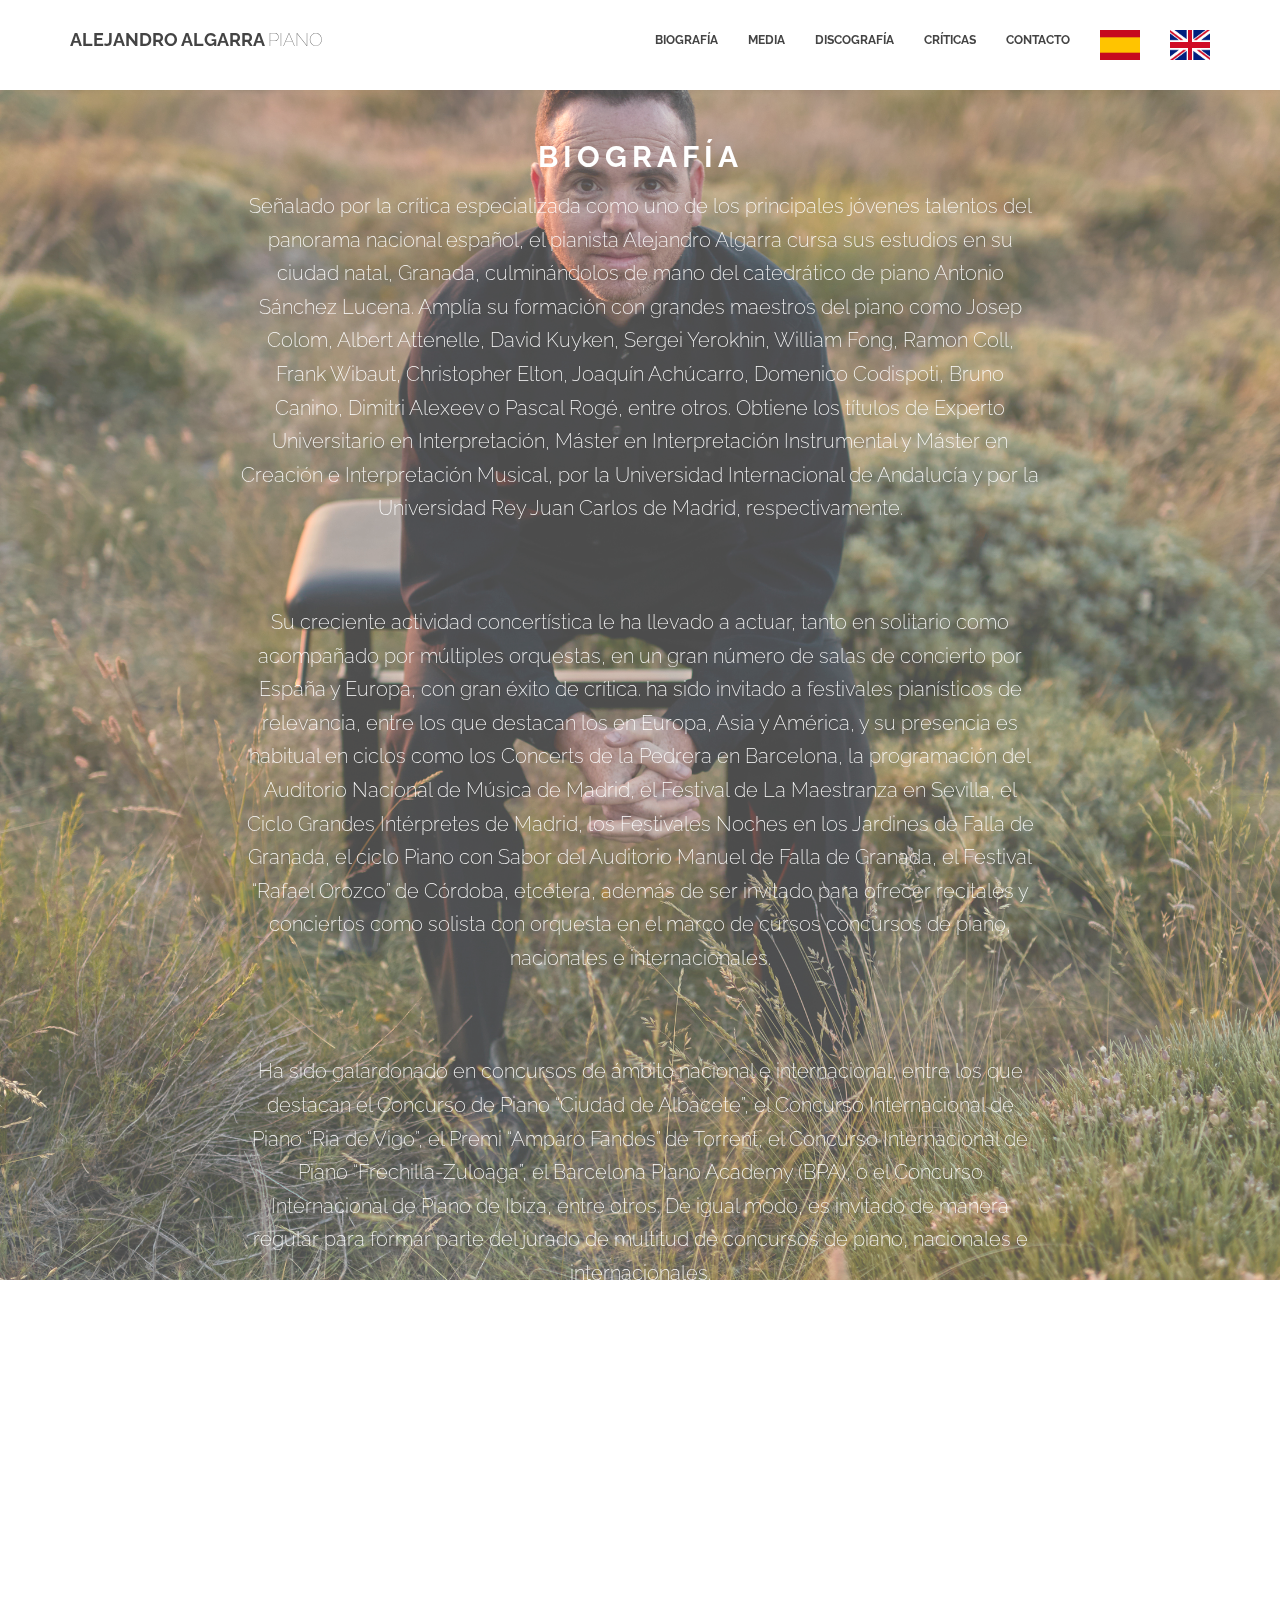
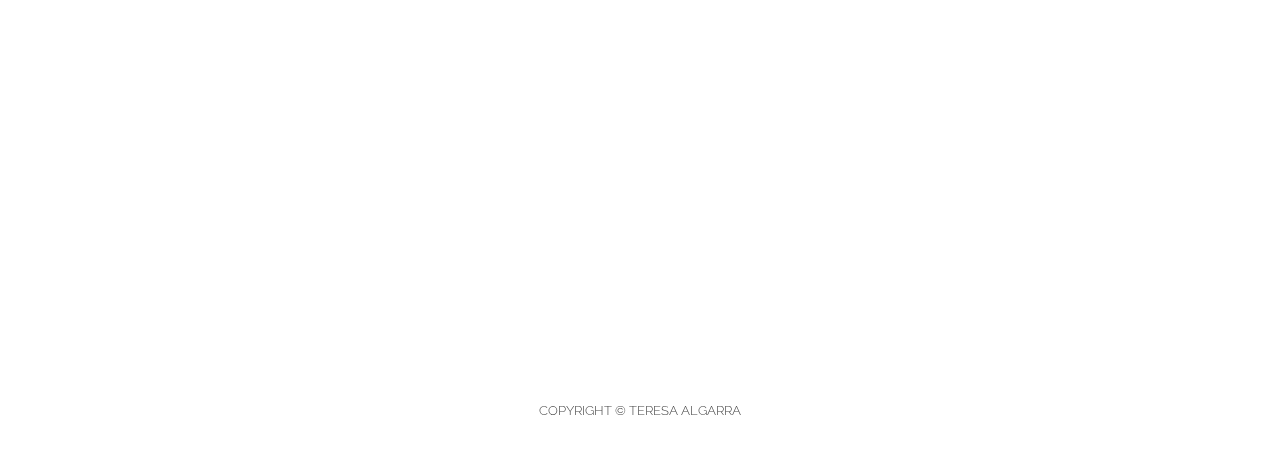
<file: index.html>
﻿<!doctype html>
<html lang="es">
	<head>
		<!-- Meta, title, CSS, favicons, etc. -->
		<meta charset="utf-8">
		<meta name="viewport" content="width=device-width, initial-scale=1.0">
		<meta name="description" content="">
		<meta name="author" content="Teresa Algarra Ulierte">
		<title> Alejandro Algarra </title>
		<!-- Styles -->
		<link rel='stylesheet' href='assets/css/bootstrap.min.css'>
		<link rel='stylesheet' href='assets/css/animate.min.css'>
		<link rel='stylesheet' href="assets/css/font-awesome.min.css"/>
		<link rel='stylesheet' href="assets/css/style.css"/>
		<!-- Fonts -->
		<link href='http://fonts.googleapis.com/css?family=Raleway:200,300,400,500,600,700,800' rel='stylesheet' type='text/css'>
		<script src="https://oss.maxcdn.com/libs/html5shiv/3.7.0/html5shiv.js"></script>
		<script src="https://oss.maxcdn.com/libs/respond.js/1.3.0/respond.min.js"></script>
		<!-- Favicon -->
		<link rel="shortcut icon" href="#">
	</head>


	<body>
		<!-- Hero BG -->
		<div id="parallax">
		</div>
		<!-- Header -->
		<header id="header" class="navbar navbar-inverse navbar-fixed-top" role="banner">
			<div class="container">
				<div class="navbar-header">
					<button class="navbar-toggle" type="button" data-toggle="collapse" data-target=".bs-navbar-collapse">
					<span class="sr-only">Toggle navigation</span>
					<span class="icon-bar"></span>
					<span class="icon-bar"></span>
					<span class="icon-bar"></span>
					</button>
					<a href="index.html" class="navbar-brand"> Alejandro Algarra <span class="lighter">Piano</span></a>
				</div>
				<!-- Start Navigation -->
				<nav class="collapse navbar-collapse bs-navbar-collapse navbar-right" role="navigation">
					<!-- Pages -->
					<ul class="nav navbar-nav navbar-left">
						<li><a href="index.html">Biografía</a></li>
						<li><a href="media.html">Media</a></li>
						<li><a href="disco.html">Discografía</a></li>
						<li><a href="criticas.html">Críticas</a></li>
						<li><a href="contacto.html">Contacto</a></li>
					</ul>
					<!-- Languages -->
					<ul class="nav navbar-nav navbar-right">
						<li><a href="index.html"><img src="assets/img/spanish.png" height="30" width="40"></a></li>
						<li><a href="index_en.html"><img src="assets/img/english.png" height="30" width="40"></a></li>
					</ul>
				</nav>
			</div>
		</header>

		<!-- BIOGRAFÍA -->

		<section id="about" class="parallax section" style="background-image: url(assets/img/10.jpg);opacity:0.7;">
			<div class="wrapsection">
				<!--<div class="parallax-overlay" style="background-image: url(assets/img/10.jpg);opacity:0.5;"></div>-->
				<div class="container">
					<div class="row">
						<div class="col-md-16">
							<div class="maintitle">
								<h3 class="section-title"><font color="white"><strong>Biografía<span class="lighter"> </font></span></strong></h3>
								<font color="white">
									<p class="lead"><small>Señalado por la crítica especializada como uno de los principales 
										jóvenes talentos del panorama nacional español, el pianista Alejandro 
										Algarra cursa sus estudios en su ciudad natal, Granada, culminándolos de mano del 
										catedrático de piano Antonio Sánchez Lucena. Amplía su formación 
										con grandes maestros del piano como Josep Colom, Albert Attenelle, David Kuyken, 
										Sergei Yerokhin, William Fong, Ramon Coll, Frank Wibaut, Christopher Elton, 
										Joaquín Achúcarro, Domenico Codispoti, Bruno Canino, Dimitri Alexeev o Pascal Rogé, 
										entre otros. Obtiene los títulos de Experto Universitario en Interpretación, 
										Máster en Interpretación Instrumental y Máster en Creación e Interpretación 
										Musical, por la Universidad Internacional de Andalucía y por la 
										Universidad Rey Juan Carlos de Madrid, respectivamente.</small></p>

									<p class="lead"><small>Su creciente actividad concertística le ha llevado a actuar, 
										tanto en solitario como acompañado por múltiples orquestas, en un gran 
										número de salas de concierto por España y Europa, con gran éxito de crítica. 
										ha sido invitado a festivales pianísticos de relevancia, entre los que destacan los 
										en Europa, Asia y América, y su presencia es habitual en ciclos como los
										Concerts de la Pedrera en Barcelona, la programación del Auditorio Nacional de 
										Música de Madrid, el Festival de La Maestranza 
										en Sevilla, el Ciclo Grandes Intérpretes de Madrid, los Festivales Noches en los 
										Jardines de Falla de Granada, el ciclo Piano con Sabor del Auditorio 
										Manuel de Falla de Granada, el Festival “Rafael Orozco” de Córdoba, etcétera, 
										además de ser invitado para ofrecer recitales y conciertos 
										como solista con orquesta en el marco de cursos concursos de piano, nacionales e 
										internacionales.</small></p>

									<p class="lead"><small>Ha sido galardonado en concursos de ámbito nacional e 
										internacional, entre los que destacan el Concurso de Piano “Ciudad de Albacete”, 
										el Concurso Internacional de Piano “Ria de Vigo”, el Premi “Amparo Fandos” 
										de Torrent, el Concurso Internacional de Piano “Frechilla-Zuloaga”, 
										el Barcelona Piano Academy (BPA), o el Concurso Internacional de Piano de 
										Ibiza, entre otros. De igual modo, es invitado de manera regular para formar parte 
										del jurado de multitud de concursos de piano, nacionales e internacionales.</small></p>

									<p class="lead"><small>Ha realizado grabaciones para RNE y TVE, así como para sellos 
										discográficos como Enclave de Autores e IBS Classical, con la que su doble CD 
										“Chopin-Rachmaninov, Complete Preludes” fue elegido como disco revelación por 
										la emisora internacional Radio Classic FM.</small></p>

									<p class="lead"><small>Compagina su actividad como concertista 
										con la docencia, impartiendo clases magistrales de perfeccionamiento pianístico 
										por toda nuestra geografía, además de como Catedrático de Piano en el Real 
										Conservatorio Superior de Música “Victoria Eugenia” de Granada y en el Centro 
										Superior “Forum Musikae” de Madrid, donde imparte las titulaciones de Grado 
										y Máster en Interpretación e Investigación.</small></p>
									
								</font>
							</div>
						</div>
					</div>
				</div>
			</div>
		</section>

		<!-- CREDITOS -->
		<section id="credits" class="text-center">
			<!--<span class="social wow zoomIn">
				<a href="#"><i class="fa fa-facebook"></i></a>
				<a href="#"><i class="fa fa-twitter"></i></a>
				<a href="#"><i class="fa fa-skype"></i></a>
				<a href="#"><i class="fa fa-linkedin"></i></a>
				<a href="#"><i class="fa fa-pinterest"></i></a>
				<a href="#"><i class="fa fa-google-plus"></i></a>
			</span><br/> -->
			Copyright &copy; <a href="https://github.com/teresalgarra">Teresa Algarra</a>
		</section>

		<!-- Bootstrap core JavaScript -->
		<script src="assets/js/jquery.min.js"></script>
		<script src="assets/js/bootstrap.min.js"></script>
		<script src="assets/js/waypoints.min.js"></script>
		<script src="assets/js/jquery.scrollTo.min.js"></script>
		<script src="assets/js/jquery.localScroll.min.js"></script>
		<script src="assets/js/jquery.magnific-popup.min.js"></script>
		<script src="assets/js/validate.js"></script>
		<script src="assets/js/common.js"></script>
	</body>
</html>
</file>
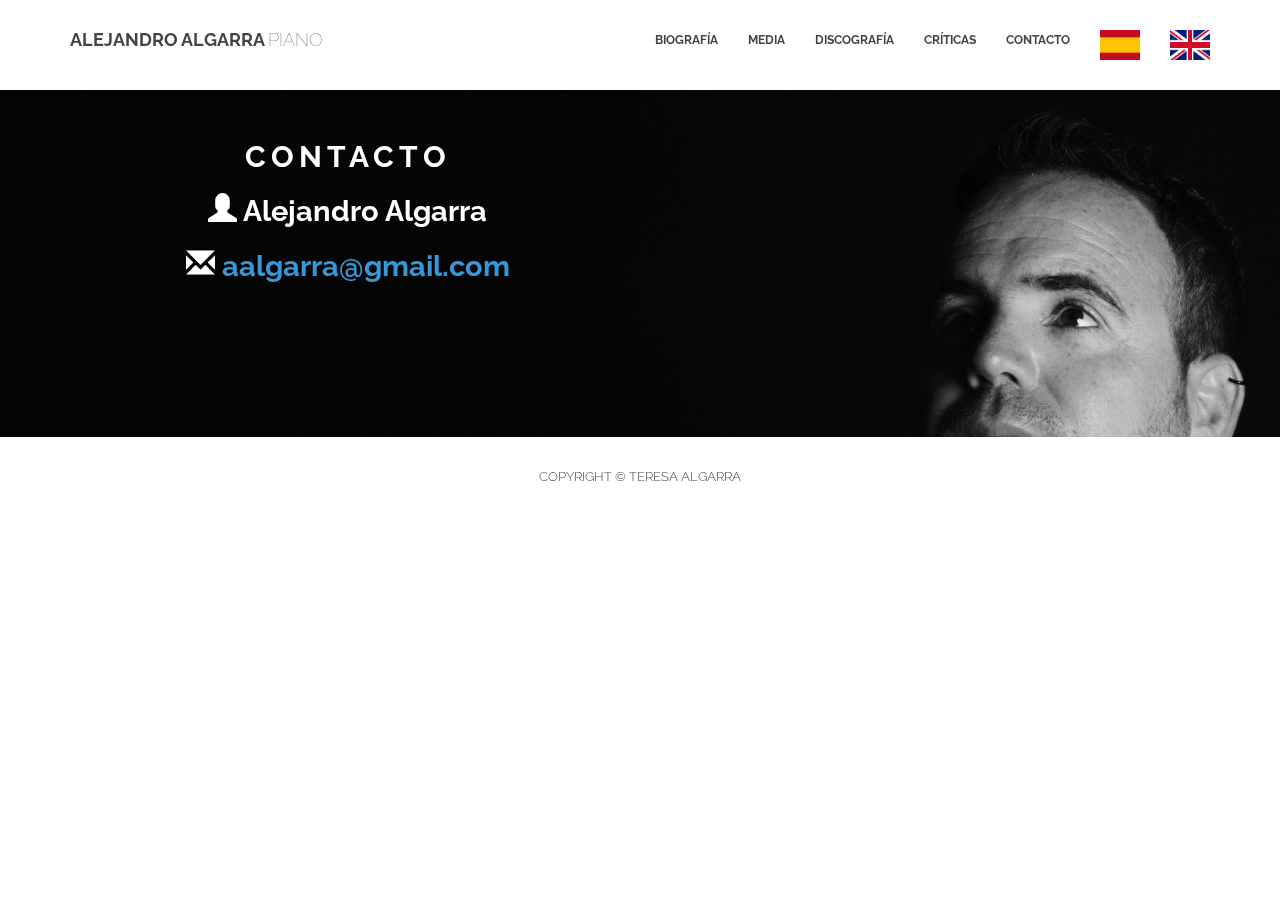
<file: contacto.html>
<!doctype html>
<html lang="es">
	<head>
		<!-- Meta, title, CSS, favicons, etc. -->
		<meta charset="utf-8">
		<meta name="viewport" content="width=device-width, initial-scale=1.0">
		<meta name="description" content="">
		<meta name="author" content="Teresa Algarra Ulierte">
		<title> Alejandro Algarra </title>
		<!-- Styles -->
		<link rel='stylesheet' href='assets/css/bootstrap.min.css'>
		<link rel='stylesheet' href='assets/css/animate.min.css'>
		<link rel='stylesheet' href="assets/css/font-awesome.min.css"/>
		<link rel='stylesheet' href="assets/css/style.css"/>
		<!-- Fonts -->
		<link href='http://fonts.googleapis.com/css?family=Raleway:200,300,400,500,600,700,800' rel='stylesheet' type='text/css'>
		<script src="https://oss.maxcdn.com/libs/html5shiv/3.7.0/html5shiv.js"></script>
		<script src="https://oss.maxcdn.com/libs/respond.js/1.3.0/respond.min.js"></script>
		<!-- Favicon -->
		<link rel="shortcut icon" href="#">
	</head>


	<body>
		<!-- Hero BG -->
		<div id="parallax">
		</div>
		<!-- Header -->
		<header id="header" class="navbar navbar-inverse navbar-fixed-top" role="banner">
			<div class="container">
				<div class="navbar-header">
					<button class="navbar-toggle" type="button" data-toggle="collapse" data-target=".bs-navbar-collapse">
					<span class="sr-only">Toggle navigation</span>
					<span class="icon-bar"></span>
					<span class="icon-bar"></span>
					<span class="icon-bar"></span>
					</button>
					<a href="index.html" class="navbar-brand"> Alejandro Algarra <span class="lighter">Piano</span></a>
				</div>
				<!-- Start Navigation -->
				<nav class="collapse navbar-collapse bs-navbar-collapse navbar-right" role="navigation">
					<!-- Pages -->
					<ul class="nav navbar-nav navbar-left">
						<li><a href="index.html">Biografía</a></li>
						<li><a href="media.html">Media</a></li>
						<li><a href="disco.html">Discografía</a></li>
						<li><a href="criticas.html">Críticas</a></li>
						<li><a href="contacto.html">Contacto</a></li>
					</ul>
					<!-- Languages -->
					<ul class="nav navbar-nav navbar-right">
						<li><a href="contact.html"><img src="assets/img/spanish.png" height="30" width="40"></a></li>
						<li><a href="contact_en.html"><img src="assets/img/english.png" height="30" width="40"></a></li>
					</ul>
				</nav>
			</div>
		</header>

		<!-- CONTACTO -->

		<section id="contactarea" class="parallax section" style="background-image: url(assets/img/2_cut.jpg);">
			<div class="wrapsection">
				<div class="parallax-overlay" ></div>
				<div class="container">
					<div class="row">
						<div class="col-md-6">
							<div class="maintitle_contact">
								<h2 class="section-title">Contacto</h2>
								<div>
									<h3><p><big>
									<p><span class="glyphicon glyphicon-user"></span> Alejandro Algarra </p>
									<p><span class="glyphicon glyphicon-envelope"></span><a href="mailto:aalgarra@gmail.com"> aalgarra@gmail.com </a></p>
									</big></p></h3>
								</div>
							</div>
						</div>
					</div>
				</div>
			</div>
		</section>

		<!-- CREDITOS -->
		<section id="credits" class="text-center">
			<!--<span class="social wow zoomIn">
				<a href="#"><i class="fa fa-facebook"></i></a>
				<a href="#"><i class="fa fa-twitter"></i></a>
				<a href="#"><i class="fa fa-skype"></i></a>
				<a href="#"><i class="fa fa-linkedin"></i></a>
				<a href="#"><i class="fa fa-pinterest"></i></a>
				<a href="#"><i class="fa fa-google-plus"></i></a>
			</span><br/> -->
			Copyright &copy; <a href="https://github.com/teresalgarra">Teresa Algarra</a>
		</section>

		<!-- Bootstrap core JavaScript -->
		<script src="assets/js/jquery.min.js"></script>
		<script src="assets/js/bootstrap.min.js"></script>
		<script src="assets/js/waypoints.min.js"></script>
		<script src="assets/js/jquery.scrollTo.min.js"></script>
		<script src="assets/js/jquery.localScroll.min.js"></script>
		<script src="assets/js/jquery.magnific-popup.min.js"></script>
		<script src="assets/js/validate.js"></script>
		<script src="assets/js/common.js"></script>
	</body>
</html>
</file>
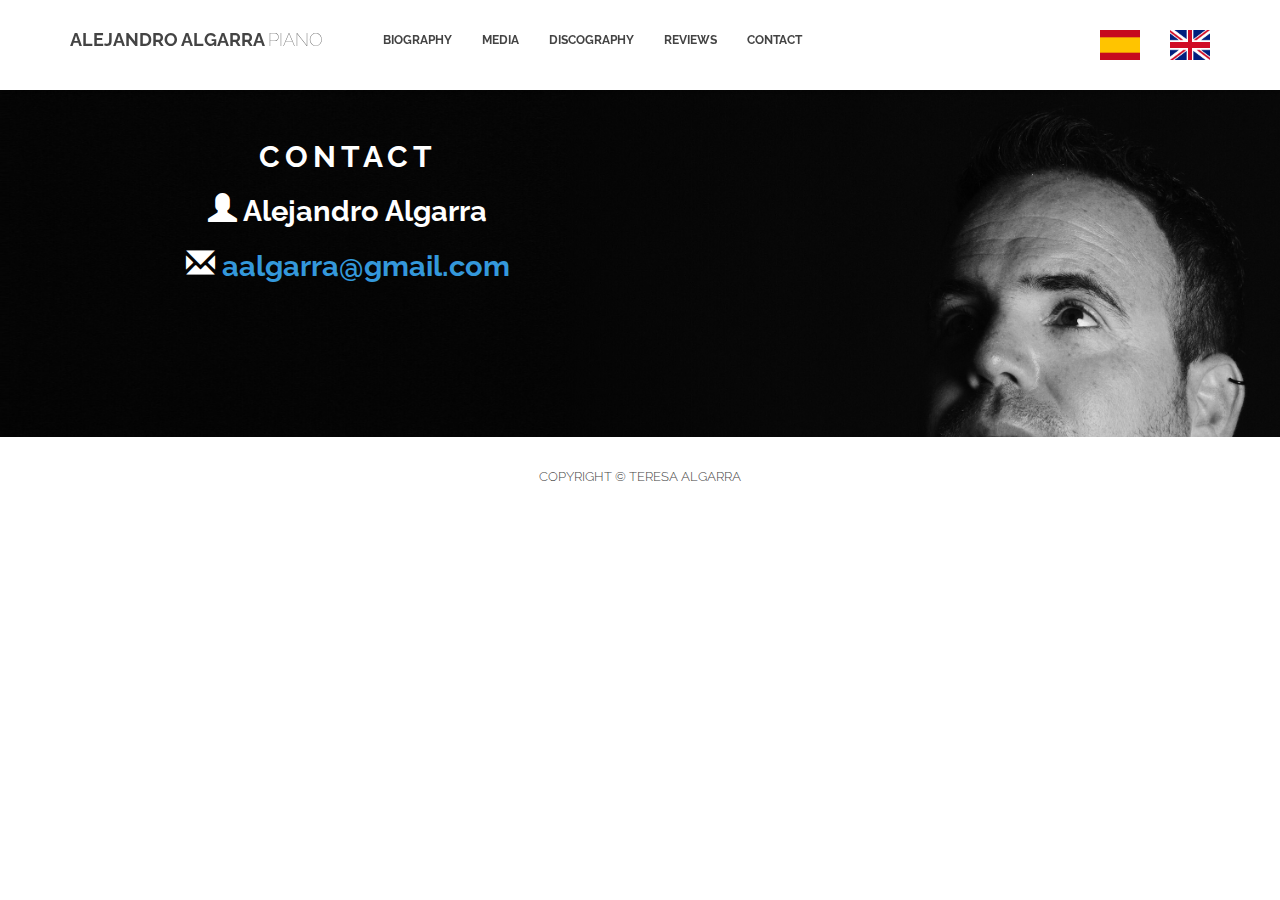
<file: contacto_en.html>
<!doctype html>
<html lang="es">
	<head>
		<meta charset="utf-8">
		<meta name="viewport" content="width=device-width, initial-scale=1.0">
		<meta name="description" content="">
		<meta name="author" content="Teresa Algarra Ulierte">
		<title> Alejandro Algarra </title>

		<link rel='stylesheet' href='assets/css/bootstrap.min.css'>
		<link rel='stylesheet' href='assets/css/animate.min.css'>
		<link rel='stylesheet' href="assets/css/font-awesome.min.css"/>
		<link rel='stylesheet' href="assets/css/style.css"/>
		<link href='http://fonts.googleapis.com/css?family=Raleway:200,300,400,500,600,700,800' rel='stylesheet' type='text/css'>
		<link rel="shortcut icon" href="#">
	</head>

	<body>
		<header id="header" class="navbar navbar-inverse navbar-fixed-top" role="banner">
			<div class="container">
				<nav class="collapse navbar-collapse bs-navbar-collapse" role="navigation">
					<div class="navbar-header">
						<button class="navbar-toggle" type="button" data-toggle="collapse" data-target=".bs-navbar-collapse">
						<span class="sr-only">Toggle navigation</span>
						<span class="icon-bar"></span>
						<span class="icon-bar"></span>
						<span class="icon-bar"></span>
						</button>
						<a href="index_en.html" class="navbar-brand"> Alejandro Algarra <span class="lighter">Piano</span></a>
					</div>
					<ul class="nav navbar-nav navbar-left">
						<li><a href="index_en.html">Biography</a></li>
						<li><a href="media_en.html">Media</a></li>
						<li><a href="disco_en.html">Discography</a></li>
						<li><a href="criticas_en.html">Reviews</a></li>
						<li><a href="contacto_en.html">Contact</a></li>
					</ul>

					<ul class="nav navbar-nav navbar-right">
						<li><a href="contacto.html"><img src="assets/img/spanish.png" height="30" width="40"></a></li>
						<li><a href="contacto_en.html"><img src="assets/img/english.png" height="30" width="40"></a></li>
					</ul>
				</nav>
			</div>
		</header>

		<!-- CONTACT -->

		<section id="contactarea" class="parallax section" style="background-image: url(assets/img/2_cut.jpg);">
			<div class="wrapsection">
				<div class="parallax-overlay" ></div>
				<div class="container">
					<div class="row">
						<div class="col-md-6">
							<div class="maintitle_contact">
								<h2 class="section-title">Contact</h2>
								<div>
									<h3><p><big>
									<p><span class="glyphicon glyphicon-user"></span> Alejandro Algarra </p>
									<p><span class="glyphicon glyphicon-envelope"></span><a href="mailto:aalgarra@gmail.com"> aalgarra@gmail.com </a></p>
									</big></p></h3>
								</div>
							</div>
						</div>
					</div>
				</div>
			</div>
		</section>

		<!-- CREDITS -->
		<section id="credits" class="text-center">
			<!--<span class="social wow zoomIn">
				<a href="#"><i class="fa fa-facebook"></i></a>
				<a href="#"><i class="fa fa-twitter"></i></a>
				<a href="#"><i class="fa fa-skype"></i></a>
				<a href="#"><i class="fa fa-linkedin"></i></a>
				<a href="#"><i class="fa fa-pinterest"></i></a>
				<a href="#"><i class="fa fa-google-plus"></i></a>
			</span><br/> -->
			Copyright &copy; <a href="https://github.com/teresalgarra">Teresa Algarra</a>
		</section>

		<!-- Bootstrap core JavaScript -->
		<script src="assets/js/jquery.min.js"></script>
		<script src="assets/js/bootstrap.min.js"></script>
		<script src="assets/js/waypoints.min.js"></script>
		<script src="assets/js/jquery.scrollTo.min.js"></script>
		<script src="assets/js/jquery.localScroll.min.js"></script>
		<script src="assets/js/jquery.magnific-popup.min.js"></script>
		<script src="assets/js/validate.js"></script>
		<script src="assets/js/common.js"></script>
	</body>
</html>
</file>
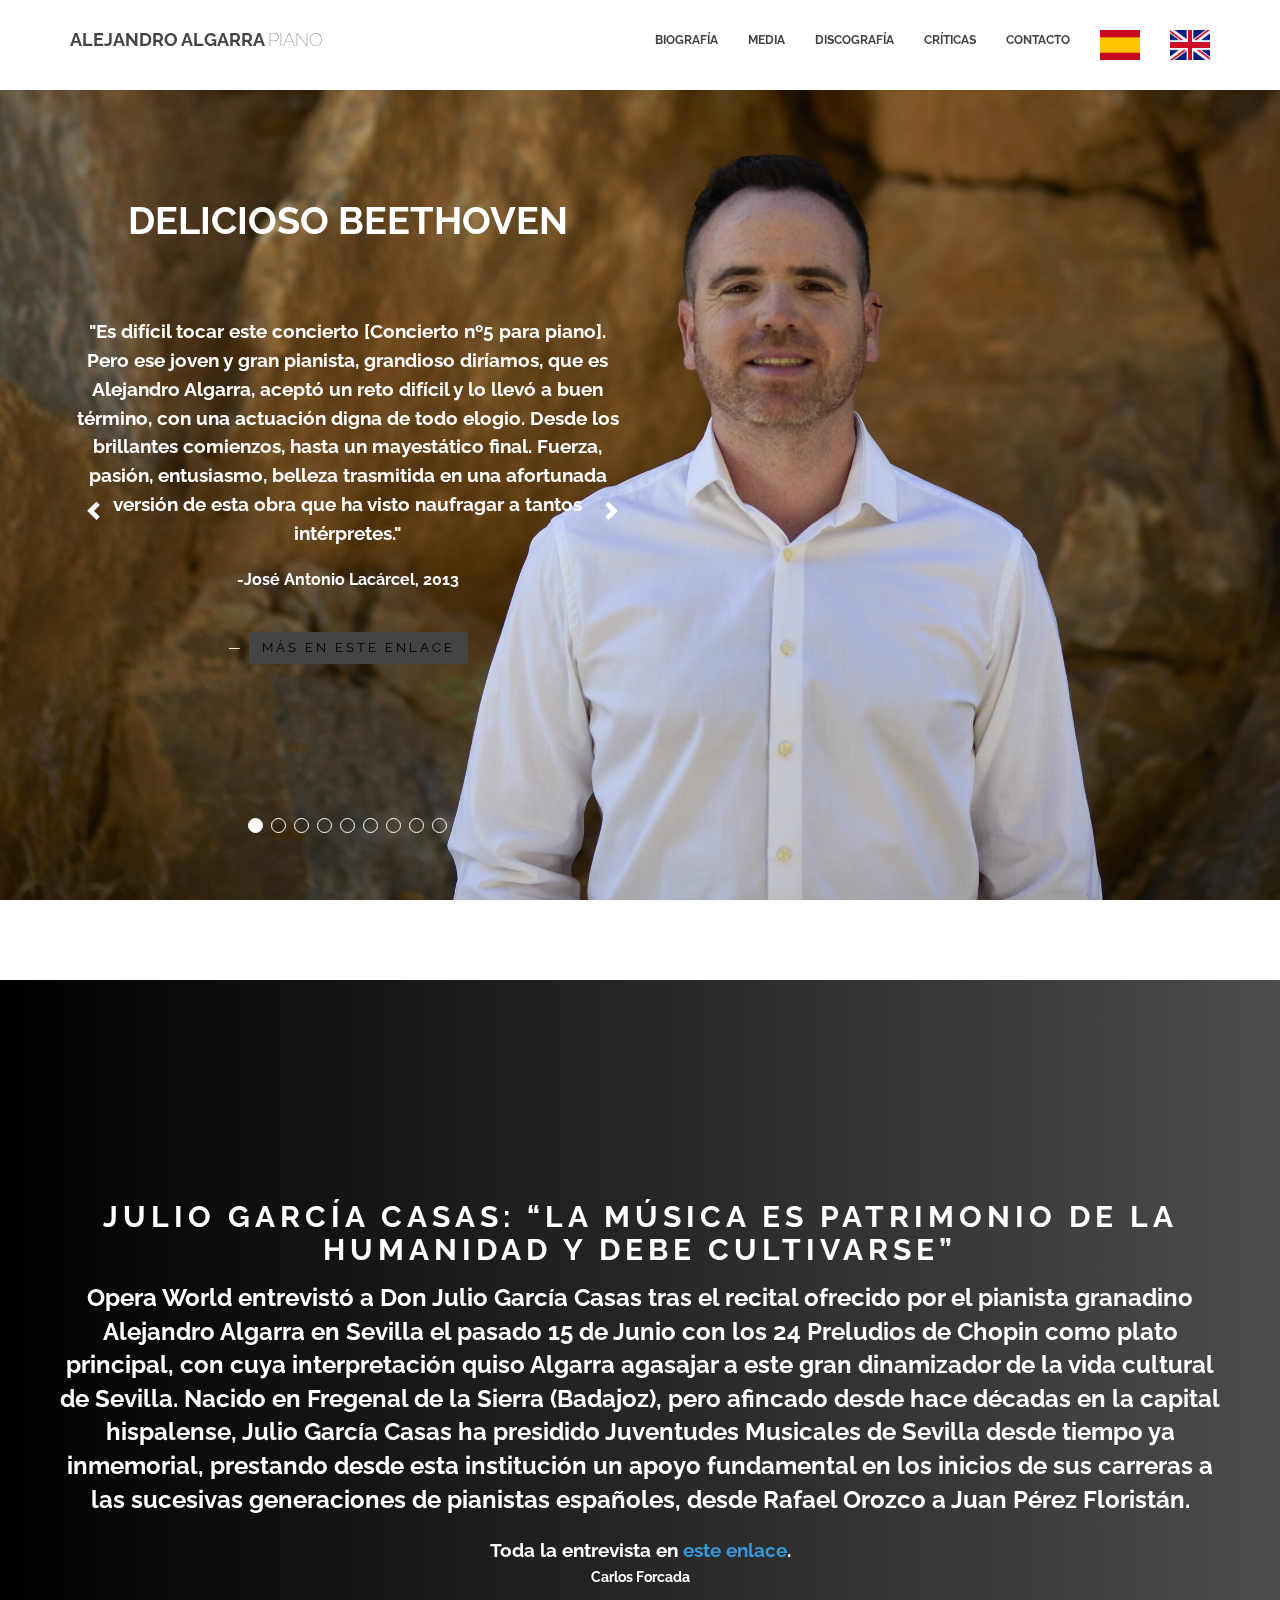
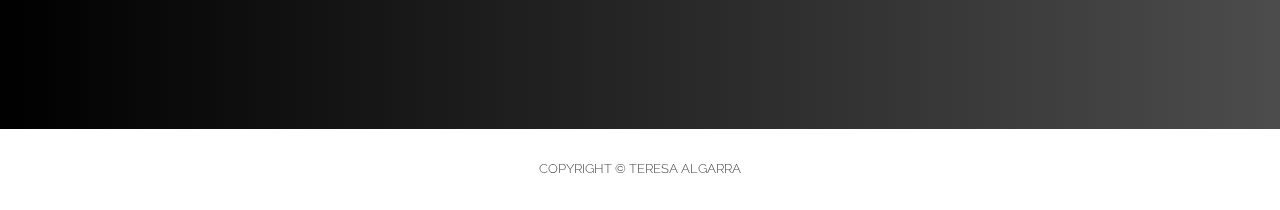
<file: criticas.html>
<!doctype html>
<html lang="es">
	<head>
		<!-- Meta, title, CSS, favicons, etc. -->
		<meta charset="utf-8">
		<meta name="viewport" content="width=device-width, initial-scale=1.0">
		<meta name="description" content="">
		<meta name="author" content="Teresa Algarra Ulierte">
		<title> Alejandro Algarra </title>
		<!-- Styles -->
		<link rel='stylesheet' href='assets/css/bootstrap.min.css'>
		<link rel='stylesheet' href='assets/css/animate.min.css'>
		<link rel='stylesheet' href="assets/css/font-awesome.min.css"/>
		<link rel='stylesheet' href="assets/css/style.css"/>
		<!-- Fonts -->
		<link href='http://fonts.googleapis.com/css?family=Raleway:200,300,400,500,600,700,800' rel='stylesheet' type='text/css'>
		<script src="https://oss.maxcdn.com/libs/html5shiv/3.7.0/html5shiv.js"></script>
		<script src="https://oss.maxcdn.com/libs/respond.js/1.3.0/respond.min.js"></script>
		<!-- Favicon -->
		<link rel="shortcut icon" href="#">
	</head>


	<body>
		<!-- Hero BG -->
		<div id="parallax">
		</div>
		<!-- Header -->
		<header id="header" class="navbar navbar-inverse navbar-fixed-top" role="banner">
			<div class="container">
				<div class="navbar-header">
					<button class="navbar-toggle" type="button" data-toggle="collapse" data-target=".bs-navbar-collapse">
					<span class="sr-only">Toggle navigation</span>
					<span class="icon-bar"></span>
					<span class="icon-bar"></span>
					<span class="icon-bar"></span>
					</button>
					<a href="index.html" class="navbar-brand"> Alejandro Algarra <span class="lighter">Piano</span></a>
				</div>
				<!-- Start Navigation -->
				<nav class="collapse navbar-collapse bs-navbar-collapse navbar-right" role="navigation">
					<!-- Pages -->
					<ul class="nav navbar-nav navbar-left">
						<li><a href="index.html">Biografía</a></li>
						<li><a href="media.html">Media</a></li>
						<li><a href="disco.html">Discografía</a></li>
						<li><a href="criticas.html">Críticas</a></li>
						<li><a href="contacto.html">Contacto</a></li>
					</ul>
					<!-- Languages -->
					<ul class="nav navbar-nav navbar-right">
						<li><a href="criticas.html"><img src="assets/img/spanish.png" height="30" width="40"></a></li>
						<li><a href="criticas_en.html"><img src="assets/img/english.png" height="30" width="40"></a></li>
					</ul>
				</nav>
			</div>
		</header>

		<!-- CRÍTICAS -->

		<section id="criticas" class="parallax section" style="background-image: url(assets/img/6_cut.jpg)">
			<div class="wrapsection">
			  <div class="parallax-overlay" ></div>
				<div class="container">
					<div class="row">
						<div class="col-md-6">
							<div id="Criticas" class="carousel slide" data-ride="carousel">
								<ol class="carousel-indicators">
									<li data-target="#Criticas" data-slide-to="0" class="active"></li>
									<li data-target="#Criticas" data-slide-to="1"></li>
									<li data-target="#Criticas" data-slide-to="2"></li>
									<li data-target="#Criticas" data-slide-to="3"></li>
									<li data-target="#Criticas" data-slide-to="4"></li>
									<li data-target="#Criticas" data-slide-to="5"></li>
									<li data-target="#Criticas" data-slide-to="6"></li>
									<li data-target="#Criticas" data-slide-to="7"></li>
									<li data-target="#Criticas" data-slide-to="8"></li>
								</ol>

								<div class="carousel-inner" style=" width:100%; height: 700px !important;">
									<div class="item active">
										<blockquote>
											<p class="lead"><strong><big>
												<h2>DELICIOSO BEETHOVEN</h2></blockquote>
												<center>"Es difícil tocar este concierto [Concierto nº5
												para piano]. Pero ese joven y gran pianista, grandioso
												diríamos, que es Alejandro Algarra, aceptó un reto
												difícil y lo llevó a buen término, con una actuación
												digna de todo elogio. Desde los brillantes comienzos,
												hasta un mayestático final. Fuerza, pasión, entusiasmo,
												belleza trasmitida en una afortunada versión de esta
												obra que ha visto naufragar a tantos intérpretes."</big>
												</p>
											<p>-José Antonio Lacárcel, 2013</p></center></strong>
										<blockquote>
											<p class="text-center"><small>
											<a class="btn btn-primary" href="assets/reviews/delicioso_beethoven.pdf"><font color="black">Más en este enlace</font></a>
																</p></small>
										</blockquote>
									</div>

									<div class="item">
										<blockquote>
											<p class="lead"><strong><big>
												<h2>CHOPIN Y RACHMANINOV</h2></blockquote>
												<center>"Con la presente grabación, Ibs Classical 
													continúa su extraordinaria labor de dar visibilidad a destacados músicos 
													del panorama nacional. En esta ocasión, el pianista Alejandro Algarra 
													aborda con gran solvencia y sensibilidad los 24 Preludios opus 28 de 
													Chopin y los Preludios opus 23 y opus 32 de Rajmáninov. [...] Algarra 
													posee la habilidad técnica necesaria para enfrentarse a esta música tan 
													compleja. Su ejecución es siempre clara y utiliza el pedal de forma 
													exquisita, mostrando un agudo sentido para las dinámicas."</big>
												</p>
											<p>-Francisco J. Balsera, Melómano Digital, 09/05/2022</p></center></strong>
										<blockquote>
											<p class="text-center"><small>
											<a class="btn btn-primary" href="https://www.melomanodigital.com/resena-chopin-rachmaninov-complete-preludes/"><font color="black">Más en este enlace</font></a>
																</p></small>
										</blockquote>
									</div>

									<div class="item">
										<blockquote>
											<p class="lead"><strong><big>
												<h2>DOS PIANOS Y EL TRÍO ARBÓS</h2></blockquote>
												<center>" Alejandro interpretaba tal y como pide “un
												Mozart”. Apariencia de facilidad, aunque tengas que
												recorrer todas las octavas del piano a una velocidad
												vertiginosa y un juego entre las teclas. Igualmente, sus
												movimientos espontáneos hacían la labor, “indirectamente”,
												de director. No perdió el contacto visual con su
												compañero que ayudó a que los dos solistas se
												convirtieran en uno solo. Un gran trabajo el de
												Algarra que dio ese toque fresco que se necesitaba."</big>
												</p>
											<p>-Isaac J. Martín, Opera World, 7/03/2015</p></center></strong>
										<blockquote>
											<p class="text-center"><small>
											<a class="btn btn-primary" href="https://www.operaworld.es/concierto-benefico-de-la-partiture-dos-pianos-y-el-trio-arbos/"><font color="black">Más en este enlace</font></a>
																</p></small>
										</blockquote>
									</div>

									<div class="item">
										<blockquote>
											<p class="lead"><strong><big>
												<h2>MEMORABLE CHOPINIANA</h2></blockquote>
												<center>"Lo dicho. El generoso patrocinio de la Real
												Maestranza de Caballería y la organización artística
												de Juventudes Musicales de Sevilla constituyen un
												binomio que llena de buena música seis días del mes de
												junio. Con todo el respeto a los demás intérpretes,
												afirmamos que este recital de A. Algarra (dedicado
												por escrito a Julio García Casas) ha sido la cumbre
												indiscutible de esta XXVI edición."</big>
												</p>
											<p>-José Luis López López, ABC SEVILLA (Sevilla), 18/06/2015</p></center></strong>
										<blockquote>
											<p class="text-center"><small>
											<a class="btn btn-primary" href="assets/reviews/memorable_chopiniana.pdf"><font color="black">Más en este enlace</font></a>
																</p></small>
										</blockquote>
									</div>

									<div class="item">
										<blockquote>
											<p class="lead"><strong><big>
												<h2>PIANISTA DE ALTURA</h2></blockquote>
												<center>"Ha puesto el broche de oro a una serie de
												conciertos y recitales que han tenido como escenario
												el Auditorio del Centro Manuel de Falla: los matinales
												llamados Piano con sabor. [...] Y es que revalida sobradamente
												ante el teclado todo su historial tan interesante pese
												a su juventud. Es un pianista nato, un pianista de raza.
												Siente y vive la música y está sumamente capacitado
												para transmitirla. "</big>
												</p>
											<p>-José Antonio Lacárcel, 2016</p></center></strong>
										<blockquote>
											<p class="text-center"><small>
											<a class="btn btn-primary" href="assets/reviews/pianista_de_altura.pdf"><font color="black">Más en este enlace</font></a>
																</p></small>
										</blockquote>
									</div>

									<div class="item">
										<blockquote>
											<p class="lead"><strong><big>
												<h2>FESTIVAL RAFAEL OROZCO</h2></blockquote>
												<center>"Las actuaciones del granadino Alejandro Algarra
												en el Festival de Piano “Rafael Orozco” de Córdoba han
												venido, de alguna manera, a dar cuenta de la evolución
												artística de un pianista que ya ha dejado atrás las
												etiquetas de las que todo artista puede salir malparado.
												Era una joven promesa cuando por primera vez actuó en
												Córdoba, para presentarse una segunda vez en la
												programación paralela al festival como un joven
												pianista con posibilidades de desarrollar una
												interesante carrera. Finalmente, su recital del pasado
												sábado en Córdoba nos lo presentó como lo que ya es:
												uno de los mejores pianistas nacidos en nuestro país."</big>
												</p>
											<p>-Opera World, 17/11/2016</p></center></strong>
										<blockquote>
											<p class="text-center"><small>
											<a class="btn btn-primary" href="https://www.operaworld.es/recital-alejandro-algarra-festival-rafael-orozco-noche-consolidaciones/"><font color="black">Más en este enlace</font></a>
																</p></small>
										</blockquote>
									</div>

									<div class="item">
										<blockquote>
											<p class="lead"><strong><big>
												<h2>GRAN CONCIERTO CON LA JOSE</h2></blockquote>
												<center>"Bajo la dirección de Michael Thomas, y con la
												extraordinaria actuación del pianista granadino,
												Alejandro Algarra, la JOSE ofreció un bello concierto
												sinfónico que, una vez más, volvió a cautivar al
												numeroso público asistente al mismo."</big>
												</p>
											<p>-Juan Manuel del Haro, 20/03/2017</p></center></strong>
										<blockquote>
											<p class="text-center"><small>
											<a class="btn btn-primary" href="https://europatropical.net/2017/03/20/gran-concierto-de-la-joven-orquesta-del-sur-del-espana-jose-y-el-pianista-alejandro-algarra-en-almunecar/"><font color="black">Más en este enlace</font></a>
																</p></small>
										</blockquote>
									</div>

									<div class="item">
										<blockquote>
											<p class="lead"><strong><big>
												<h2>BRILLANTE VERSIÓN DE RACHMANINOV</h2></blockquote>
												<center>"Esa noche el piano de Algarra sonó apoteósico,
												vibrante y emocionante. El nada-sospechoso-de-ser-fácil
												Concierto de Rachmaninov pareció, por momentos, una
												“bagatela”. Tal es el apabullante dominio técnico del
												granadino, sin duda sin nada que envidiar a los
												considerados “primeras espadas” en el piano a nivel
												internacional, que se autoregaló el intocable momento
												musical op. 16 número 4 del compositor ruso."</big>
												</p>
											<p>-Opera World, 8/04/2017</p></center></strong>
										<blockquote>
											<p class="text-center"><small>
											<a class="btn btn-primary" href="https://www.operaworld.es/brillante-version-del-segundo-concierto-rachmaninov-cargo-alejandro-algarra-la-jose/"><font color="black">Más en este enlace</font></a>
																</p></small>
										</blockquote>
									</div>

									<div class="item">
										<blockquote>
											<p class="lead"><strong><big>
											<h2>DISCO RECOMENDADO DEL MES</h2></blockquote>
												<center>"El pianista Alejandro Algarra ofrece en su debut discográfico un doble CD en el que muestra dos 
													inmensos corpus de la música para piano: los preludios de Chopin y Rachmaninov. Un reto mayúsculo, 
													sin duda alguna y con un gran resultado. [...] Alejandro Algarra tiene un mecanismo que le permite 
													conseguir lo que se propone, y aporta un virtuosismo que sabe poner al servicio de la musicalidad y 
													expresividad siempre imperantes. Una fiesta del piano que le hará disfrutar de lo lindo, con una toma 
													de sonido impecable."</big>
											</p>
											<p>-Revista Segarra, August 2022</p></center></strong>
										<blockquote>
										<p class="text-center"><small>
											<a class="btn btn-primary" href="assets/reviews/revista_segarra.jpeg"><font color="black">Más en este enlace</font></a>
															</p></small>
										</blockquote>
									</div>
								</div>
								<a class="left carousel-control" href="#Criticas" data-slide="prev">
									<span class="glyphicon glyphicon-chevron-left"></span>
									<span class="sr-only">Previous</span>
								</a>
								<a class="right carousel-control" href="#Criticas" data-slide="next">
									<span class="glyphicon glyphicon-chevron-right"></span>
									<span class="sr-only">Next</span>
							</a>
							</div>
						</div>
					</div>
				</div>
			</div>		
		</section>

		<!-- DON JULIO -->
		<section id="homenaje" class="whitecolor parallax section" style="background:linear-gradient(to right, #000000, #4c4c4c);">
			<div class="wrapsection">
				<div class="container">
			    <div class="row">
			      <div class="col-md-16 sol-sm-12">
							<div class="item"><center>
								<h3 class="section-title justtitle">Julio García Casas: “la música es patrimonio de la humanidad y debe cultivarse”</h3>
									<p class="lead "><strong>Opera World entrevistó a Don Julio García Casas tras el recital ofrecido por el pianista granadino Alejandro Algarra en Sevilla el pasado 15 de Junio con los 24 Preludios de Chopin como plato principal, con cuya interpretación quiso Algarra agasajar a este gran dinamizador de la vida cultural de Sevilla. Nacido en Fregenal de la Sierra (Badajoz), pero afincado desde hace décadas en la capital hispalense, Julio García Casas ha presidido Juventudes Musicales de Sevilla desde tiempo ya inmemorial, prestando desde esta institución un apoyo fundamental en los inicios de sus carreras a las sucesivas generaciones de pianistas españoles, desde Rafael Orozco a Juan Pérez Floristán.</p>
			            <p><big>Toda la entrevista en <a href="http://www.operaworld.es/julio-garcia-casas-la-musica-patrimonio-la-humanidad-cultivarse/">este enlace</a>.</big></p>
			            <p><small>Carlos Forcada</strong></small></p></center>
							</div>
						</div>
					</div>
				</div>
			</div>
		</section>


		<!-- CREDITOS -->
		<section id="credits" class="text-center">
			<!--<span class="social wow zoomIn">
				<a href="#"><i class="fa fa-facebook"></i></a>
				<a href="#"><i class="fa fa-twitter"></i></a>
				<a href="#"><i class="fa fa-skype"></i></a>
				<a href="#"><i class="fa fa-linkedin"></i></a>
				<a href="#"><i class="fa fa-pinterest"></i></a>
				<a href="#"><i class="fa fa-google-plus"></i></a>
			</span><br/> -->
			Copyright &copy; <a href="https://github.com/teresalgarra">Teresa Algarra</a>
		</section>

		<!-- Bootstrap core JavaScript -->
		<script src="assets/js/jquery.min.js"></script>
		<script src="assets/js/bootstrap.min.js"></script>
		<script src="assets/js/waypoints.min.js"></script>
		<script src="assets/js/jquery.scrollTo.min.js"></script>
		<script src="assets/js/jquery.localScroll.min.js"></script>
		<script src="assets/js/jquery.magnific-popup.min.js"></script>
		<script src="assets/js/validate.js"></script>
		<script src="assets/js/common.js"></script>
	</body>
</html>
</file>
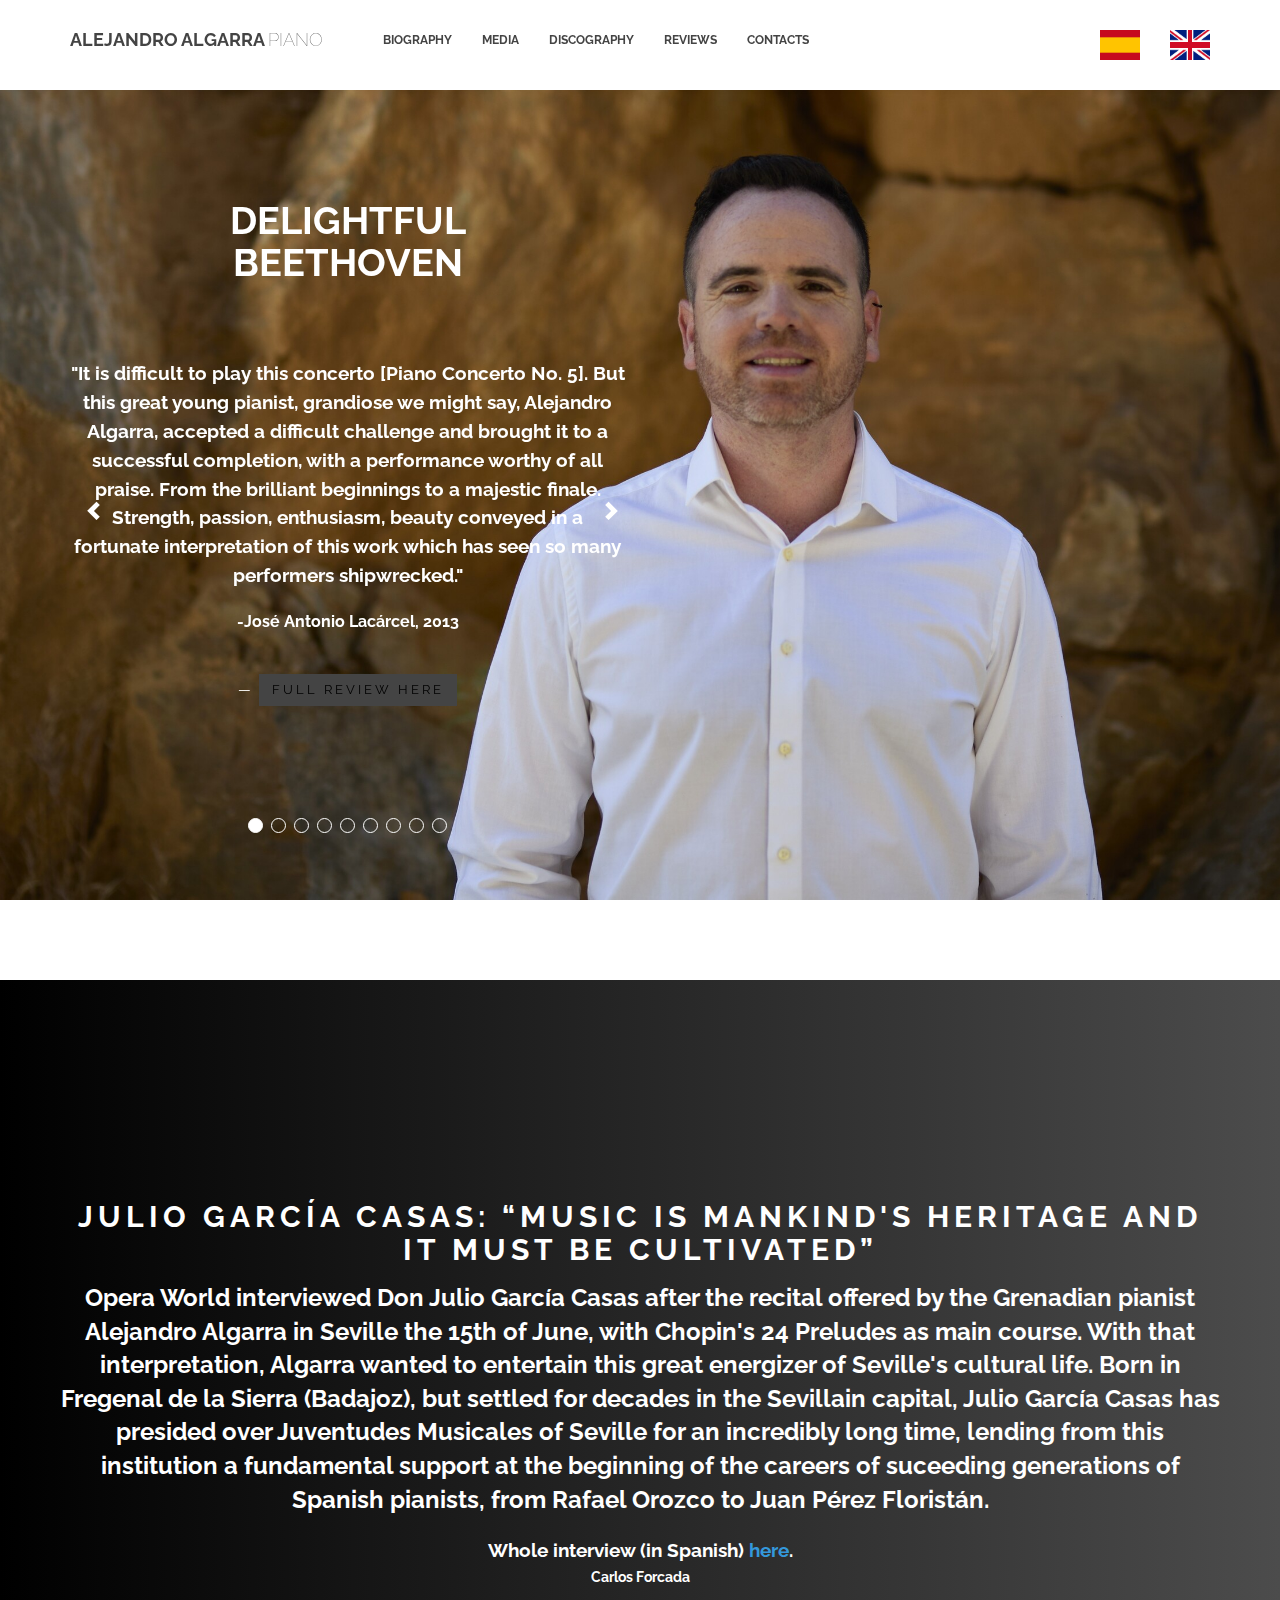
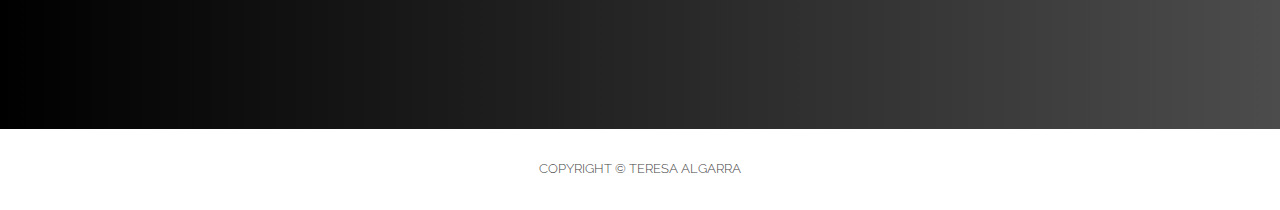
<file: criticas_en.html>
<!doctype html>
<html lang="es">
	<head>
		<meta charset="utf-8">
		<meta name="viewport" content="width=device-width, initial-scale=1.0">
		<meta name="description" content="">
		<meta name="author" content="Teresa Algarra Ulierte">
		<title> Alejandro Algarra </title>

		<link rel='stylesheet' href='assets/css/bootstrap.min.css'>
		<link rel='stylesheet' href='assets/css/animate.min.css'>
		<link rel='stylesheet' href="assets/css/font-awesome.min.css"/>
		<link rel='stylesheet' href="assets/css/style.css"/>
		<link href='http://fonts.googleapis.com/css?family=Raleway:200,300,400,500,600,700,800' rel='stylesheet' type='text/css'>
		<link rel="shortcut icon" href="#">
	</head>

	<body>
		<header id="header" class="navbar navbar-inverse navbar-fixed-top" role="banner">
			<div class="container">
				<nav class="collapse navbar-collapse bs-navbar-collapse" role="navigation">
					<div class="navbar-header">
						<button class="navbar-toggle" type="button" data-toggle="collapse" data-target=".bs-navbar-collapse">
						<span class="sr-only">Toggle navigation</span>
						<span class="icon-bar"></span>
						<span class="icon-bar"></span>
						<span class="icon-bar"></span>
						</button>
						<a href="index_en.html" class="navbar-brand"> Alejandro Algarra <span class="lighter">Piano</span></a>
					</div>
					<ul class="nav navbar-nav navbar-left">
						<li><a href="index_en.html">Biography</a></li>
						<li><a href="media_en.html">Media</a></li>
						<li><a href="disco_en.html">Discography</a></li>
						<li><a href="criticas_en.html">Reviews</a></li>
						<li><a href="contacto_en.html">Contacts</a></li>
					</ul>

					<ul class="nav navbar-nav navbar-right">
						<li><a href="criticas.html"><img src="assets/img/spanish.png" height="30" width="40"></a></li>
						<li><a href="criticas_en.html"><img src="assets/img/english.png" height="30" width="40"></a></li>
					</ul>
				</nav>
			</div>
		</header>

		<!-- REVIEWS -->

		<section id="criticas" class="parallax section" style="background-image: url(assets/img/6_cut.jpg)">
			<div class="wrapsection">
			  <div class="parallax-overlay" ></div>
				<div class="container">
					<div class="row">
						<div class="col-md-6">
							<div id="Criticas" class="carousel slide" data-ride="carousel">
								<ol class="carousel-indicators">
									<li data-target="#Criticas" data-slide-to="0" class="active"></li>
									<li data-target="#Criticas" data-slide-to="1"></li>
									<li data-target="#Criticas" data-slide-to="2"></li>
									<li data-target="#Criticas" data-slide-to="3"></li>
									<li data-target="#Criticas" data-slide-to="4"></li>
									<li data-target="#Criticas" data-slide-to="5"></li>
									<li data-target="#Criticas" data-slide-to="6"></li>
									<li data-target="#Criticas" data-slide-to="7"></li>
									<li data-target="#Criticas" data-slide-to="8"></li>
								</ol>

						<div class="carousel-inner" style=" width:100%; height: 700px !important;">
							<div class="item active">
								<blockquote>
									<p class="lead"><strong><big>
									<h2>DELIGHTFUL BEETHOVEN</h2></blockquote>
										<center>"It is difficult to play this concerto [Piano Concerto No. 5]. But this great young pianist, 
										grandiose we might say, Alejandro Algarra, accepted a difficult challenge and brought it to a 
										successful completion, with a performance worthy of all praise. From the brilliant beginnings 
										to a majestic finale. Strength, passion, enthusiasm, beauty conveyed in a fortunate interpretation 
										of this work which has seen so many performers shipwrecked."</big>
									</p>
									<p>-José Antonio Lacárcel, 2013</p></center></strong>
								<blockquote>
								<p class="text-center"><small>
									<a class="btn btn-primary" href="assets/reviews/delicioso_beethoven.pdf"><font color="black">Full review here</font></a>
													</p></small>
								</blockquote>
							</div>

							<div class="item">
								<blockquote>
									<p class="lead"><strong><big>
										<h2>CHOPIN & RACHMANINOV</h2></blockquote>
										<center>"With this recording, Ibs Classical continues its extraordinary labor of giving visibility 
											to outstanding musicians of the national scene. In this occasion, the pianist Alejandro Algarra 
											approaches with great solvency and sensitivity Chopin's 24 Preludes opus 28 and the Preludes 
											opus 23 and opus 32 by Rachmaninov. [...] Algarra Algarra possesses the necessary technical 
											expertise to tackle this highly complex music. His playing is always clear and he uses the pedal 
											in an exquisite way, showing a keen sense for interpretation."</big>
										</p>
									<p>-Francisco J. Balsera, Melómano Digital, 09/05/2022</p></center></strong>
								<blockquote>
									<p class="text-center"><small>
									<a class="btn btn-primary" href="https://www.melomanodigital.com/resena-chopin-rachmaninov-complete-preludes/"><font color="black">Full review here</font></a>
														</p></small>
								</blockquote>
							</div>

							<div class="item">
								<blockquote>
									<p class="lead"><strong><big>
									<h2>TWO PIANOS AND THE ARBÓS TRIO</h2></blockquote>
										<center>"Alejandro played as "a Mozart" requires. An appearance of ease, even if you have to 
										go through all the octaves of the piano at a dizzying speed, and a play between the keys. 
										Likewise, his spontaneous movements did the work of an " indirect" conductor. He did not 
										lose eye contact with his partner, which helped the two soloists become one. A great job 
										by Algarra who gave that fresh edge which was needed."</big>
									</p>
									<p>-Isaac J. Martín, Opera World, 07/03/2015</p></center></strong>
								<blockquote>
								<p class="text-center"><small>
									<a class="btn btn-primary" href="https://www.operaworld.es/concierto-benefico-de-la-partiture-dos-pianos-y-el-trio-arbos/"><font color="black">Full review here</font></a>
													</p></small>
								</blockquote>
							</div>

							<div class="item">
								<blockquote>
									<p class="lead"><strong><big>
									<h2>MEMORABLE CHOPINIAN</h2></blockquote>
										<center>"As said. The generous sponsorship of the Real Maestranza de Caballería and the 
										artistic organisation of Juventudes Musicales de Sevilla constitute a binomial that fills 
										six days of the month of June with good music. With all due respect to the other performers, 
										we affirm that this recital by A. Algarra (dedicated in writing to Julio García Casas) was 
										the undisputed highlight of this XXVI edition."</big>
									</p>
									<p>-José Luis López López, ABC SEVILLA (Sevilla), 18/06/2015</p></center></strong>
								<blockquote>
								<p class="text-center"><small>
									<a class="btn btn-primary" href="assets/reviews/memorable_chopiniana.pdf"><font color="black">Full review here</font></a>
													</p></small>
								</blockquote>
							</div>

							<div class="item">
								<blockquote>
									<p class="lead"><strong><big>
									<h2>PIANIST OF STANDARD</h2></blockquote>
										<center>"He has put the finishing touch to a series of concerts and recitals that have taken place 
										in the Auditorio del Centro Manuel de Falla: the morning concerts called Piano con sabor 
										(Piano with Flavour). [...] And it is that he has more than reaffirmed his very interesting 
										career at the piano in spite of his youth. He is a born pianist, a pianist of breed. He feels 
										and lives music and is highly capable of conveying it."</big>
									</p>
									<p>-José Antonio Lacárcel, 2016</p></center></strong>
								<blockquote>
								<p class="text-center"><small>
									<a class="btn btn-primary" href="assets/reviews/pianista_de_altura.pdf"><font color="black">Full review here</font></a>
													</p></small>
								</blockquote>
							</div>

							<div class="item">
								<blockquote>
									<p class="lead"><strong><big>
									<h2>RAFAEL OROZCO FESTIVAL</h2></blockquote>
										<center>"The performances of the Granada-born Alejandro Algarra at the "Rafael Orozco" 
										Piano Festival in Cordoba have, in a way, come to show the artistic evolution of a 
										pianist who has already left behind the labels from which every artist can get hurt. 
										He was a promising young pianist when he first performed in Córdoba, to present himself 
										a second time in the festival's parallel programme as a young pianist with the potential 
										to develop an interesting career. Finally, his recital last Saturday in Cordoba presented 
										him as what he already is: one of the best pianists born in our country."</big>
									</p>
									<p>-Opera World, 17/11/2016</p></center></strong>
								<blockquote>
								<p class="text-center"><small>
									<a class="btn btn-primary" href="https://www.operaworld.es/recital-alejandro-algarra-festival-rafael-orozco-noche-consolidaciones/"><font color="black">Full review here</font></a>
													</p></small>
								</blockquote>
							</div>

							<div class="item">
								<blockquote>
									<p class="lead"><strong><big>
									<h2>GREAT CONCERT WITH THE "JOSE"</h2></blockquote>
										<center>"Under the baton of Michael Thomas, and with the extraordinary performance of the pianist Alejandro 
										Algarra, the JOSE offered a beautiful symphonic concert which, once again, captivated the great audience."</big>
									</p>
									<p>-Juan Manuel del Haro, 20/03/2017</p></center></strong>
								<blockquote>
								<p class="text-center"><small>
									<a class="btn btn-primary" href="https://europatropical.net/2017/03/20/gran-concierto-de-la-joven-orquesta-del-sur-del-espana-jose-y-el-pianista-alejandro-algarra-en-almunecar/"><font color="black">Full review here</font></a>
													</p></small>
								</blockquote>
							</div>

							<div class="item">
								<blockquote>
									<p class="lead"><strong><big>
									<h2>BRILLIANT VERSION OF RACHMANINOV</h2></blockquote>
										<center>"That night Algarra's piano sounded apotheosic, vibrant and exciting. Rachmaninov's 
										not-at-all-suspicious-of-being-easy Rachmaninov Concerto seemed, at times, a "trifle". 
										Such is the overwhelming technical mastery of the Granada-born pianist, undoubtedly 
										with nothing to envy to those considered "first stars" in piano at international level, 
										that he gave himself the untouchable musical moment op. 16 number 4 from the Russian 
										composer."</big>
									</p>
									<p>-Opera World, 08/04/2017</p></center></strong>
								<blockquote>
								<p class="text-center"><small>
									<a class="btn btn-primary" href="https://www.operaworld.es/brillante-version-del-segundo-concierto-rachmaninov-cargo-alejandro-algarra-la-jose/"><font color="black">Full review here</font></a>
													</p></small>
								</blockquote>
							</div>

							<div class="item">
								<blockquote>
									<p class="lead"><strong><big>
									<h2>RECOMMENDED DISC OF THE MONTH</h2></blockquote>
										<center>"The pianist Alejandro Algarra offers in his recording debut a double CD in which he shows two immense 
										corpus of piano music: the preludes of Chopin and Rachmaninov. A major challenge, no doubt, and with a great 
										outcome. [...] Alejandro Algarra has a mechanism that 
										allows him to accomplish what he intends, and he brings a virtuosity that he knows how to put at the service 
										of the musicality and expressiveness always prevailing. A piano party that will make you have a great time, 
										with an impeccable sound shot."</big>
									</p>
									<p>-Revista Segarra, August 2022</p></center></strong>
								<blockquote>
								<p class="text-center"><small>
									<a class="btn btn-primary" href="assets/reviews/revista_segarra.jpeg"><font color="black">Full review here</font></a>
													</p></small>
								</blockquote>
							</div>
						</div>

						<a class="left carousel-control" href="#Criticas" data-slide="prev">
							<span class="glyphicon glyphicon-chevron-left"></span>
							<span class="sr-only">Previous</span>
						</a>
						<a class="right carousel-control" href="#Criticas" data-slide="next">
							<span class="glyphicon glyphicon-chevron-right"></span>
							<span class="sr-only">Next</span>
						</a>
			        </div>
			      </div>
			    </div>
			  </div>
			</div>
		</section>

		<!-- DON JULIO -->
		<section id="homenaje" class="whitecolor parallax section" style="background:linear-gradient(to right, #000000, #4c4c4c);">
			<div class="wrapsection">
				<div class="container">
			    <div class="row">
			      <div class="col-md-16 sol-sm-12">
							<div class="item"><center>
								<h3 class="section-title justtitle">Julio García Casas: “Music is mankind's heritage and it must be cultivated”</h3>
								<p class="lead "><strong> Opera World interviewed Don Julio García Casas after the recital offered by the Grenadian pianist Alejandro Algarra in Seville the 15th of June, with Chopin's 24 Preludes as main course. With that interpretation, Algarra wanted to entertain this great energizer of Seville's cultural life. Born in Fregenal de la Sierra (Badajoz), but settled for decades in the Sevillain capital, Julio García Casas has presided over Juventudes Musicales of Seville for an incredibly long time, lending from this institution a fundamental support at the beginning of the careers of suceeding generations of Spanish pianists, from Rafael Orozco to Juan Pérez Floristán.</p>
			          <p><big>Whole interview (in Spanish) <a href="http://www.operaworld.es/julio-garcia-casas-la-musica-patrimonio-la-humanidad-cultivarse/">here</a>.</big></p>
			          <p><small>Carlos Forcada</strong></small></p></center>
							</div>
						</div>
					</div>
				</div>
			</div>
		</section>

		<!-- CREDITS -->
		<section id="credits" class="text-center">
			<!--<span class="social wow zoomIn">
				<a href="#"><i class="fa fa-facebook"></i></a>
				<a href="#"><i class="fa fa-twitter"></i></a>
				<a href="#"><i class="fa fa-skype"></i></a>
				<a href="#"><i class="fa fa-linkedin"></i></a>
				<a href="#"><i class="fa fa-pinterest"></i></a>
				<a href="#"><i class="fa fa-google-plus"></i></a>
			</span><br/> -->
			Copyright &copy; <a href="https://github.com/teresalgarra">Teresa Algarra</a>
		</section>

		<!-- Bootstrap core JavaScript -->
		<script src="assets/js/jquery.min.js"></script>
		<script src="assets/js/bootstrap.min.js"></script>
		<script src="assets/js/waypoints.min.js"></script>
		<script src="assets/js/jquery.scrollTo.min.js"></script>
		<script src="assets/js/jquery.localScroll.min.js"></script>
		<script src="assets/js/jquery.magnific-popup.min.js"></script>
		<script src="assets/js/validate.js"></script>
		<script src="assets/js/common.js"></script>
	</body>
</html>
</file>
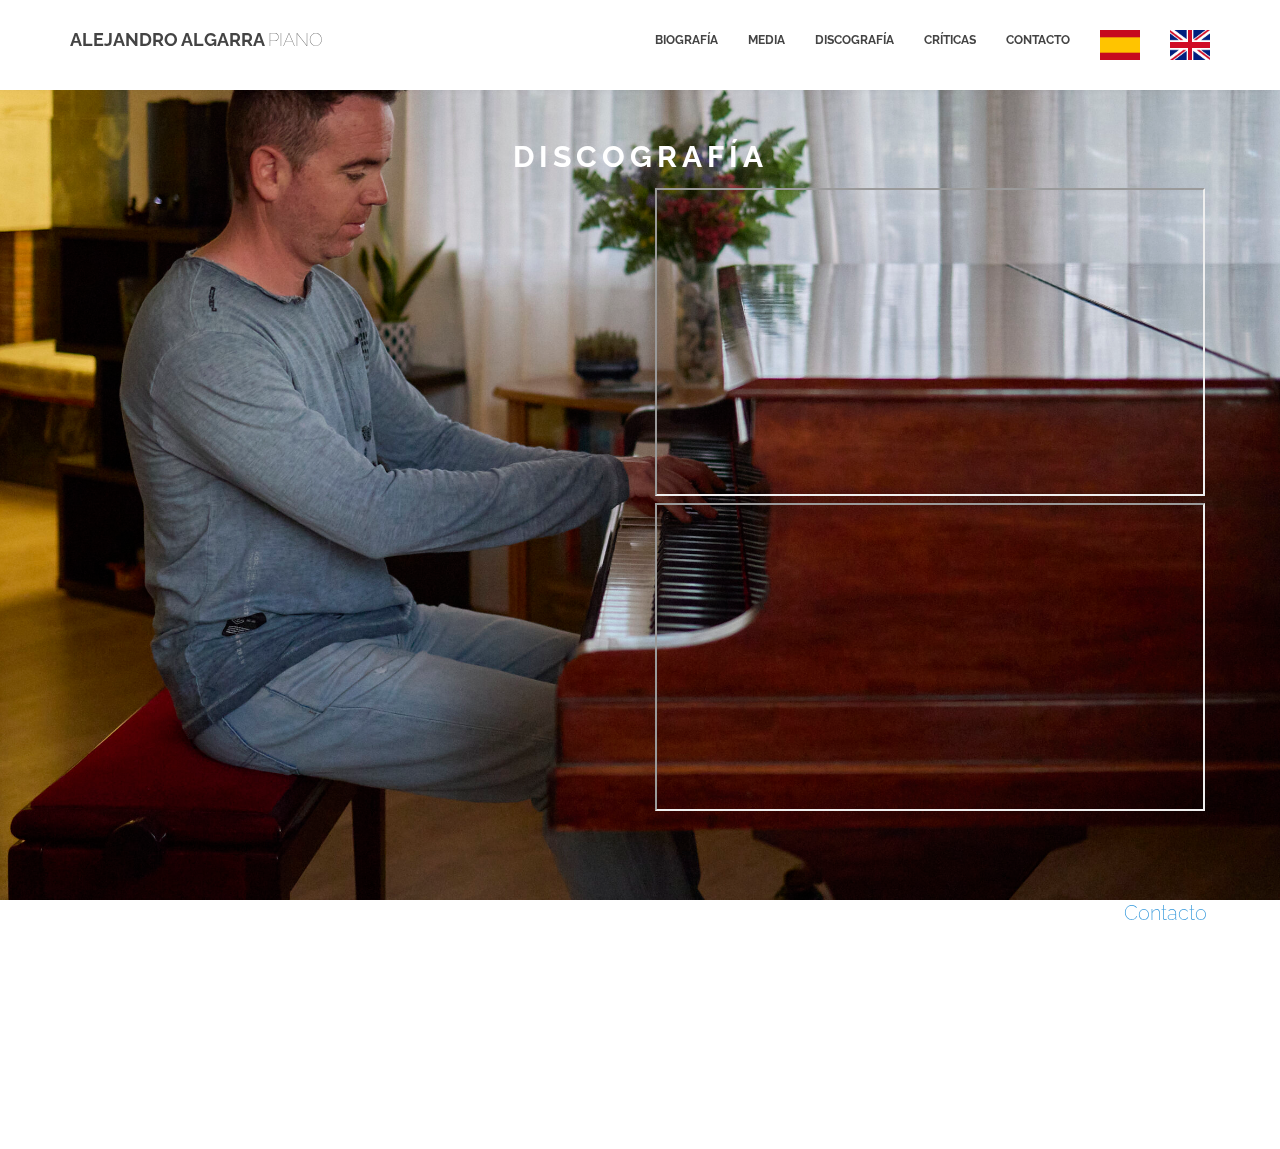
<file: disco.html>
<!doctype html>
<html lang="es">
	<head>
		<!-- Meta, title, CSS, favicons, etc. -->
		<meta charset="utf-8">
		<meta name="viewport" content="width=device-width, initial-scale=1.0">
		<meta name="description" content="">
		<meta name="author" content="Teresa Algarra Ulierte">
		<title> Alejandro Algarra </title>
		<!-- Styles -->
		<link rel='stylesheet' href='assets/css/bootstrap.min.css'>
		<link rel='stylesheet' href='assets/css/animate.min.css'>
		<link rel='stylesheet' href="assets/css/font-awesome.min.css"/>
		<link rel='stylesheet' href="assets/css/style.css"/>
		<!-- Fonts -->
		<link href='http://fonts.googleapis.com/css?family=Raleway:200,300,400,500,600,700,800' rel='stylesheet' type='text/css'>
		<script src="https://oss.maxcdn.com/libs/html5shiv/3.7.0/html5shiv.js"></script>
		<script src="https://oss.maxcdn.com/libs/respond.js/1.3.0/respond.min.js"></script>
		<!-- Favicon -->
		<link rel="shortcut icon" href="#">
	</head>


	<body>
		<!-- Hero BG -->
		<div id="parallax">
		</div>
		<!-- Header -->
		<header id="header" class="navbar navbar-inverse navbar-fixed-top" role="banner">
			<div class="container">
				<div class="navbar-header">
					<button class="navbar-toggle" type="button" data-toggle="collapse" data-target=".bs-navbar-collapse">
					<span class="sr-only">Toggle navigation</span>
					<span class="icon-bar"></span>
					<span class="icon-bar"></span>
					<span class="icon-bar"></span>
					</button>
					<a href="index.html" class="navbar-brand"> Alejandro Algarra <span class="lighter">Piano</span></a>
				</div>
				<!-- Start Navigation -->
				<nav class="collapse navbar-collapse bs-navbar-collapse navbar-right" role="navigation">
					<!-- Pages -->
					<ul class="nav navbar-nav navbar-left">
						<li><a href="index.html">Biografía</a></li>
						<li><a href="media.html">Media</a></li>
						<li><a href="disco.html">Discografía</a></li>
						<li><a href="criticas.html">Críticas</a></li>
						<li><a href="contacto.html">Contacto</a></li>
					</ul>
					<!-- Languages -->
					<ul class="nav navbar-nav navbar-right">
						<li><a href="disco.html"><img src="assets/img/spanish.png" height="30" width="40"></a></li>
						<li><a href="disco_en.html"><img src="assets/img/english.png" height="30" width="40"></a></li>
					</ul>
				</nav>
			</div>
		</header>

		<!-- DISCOGRAFÍA -->

		<section id="disco" class="parallax section" style="background-image: url(assets/img/2023_cut_9.jpg)">
			<div class="wrapsection">
				<div class="parallax-overlay"></div>
				<div class="container">
					<div class="row">
						<div class="col-md-12">
							<div class="maintitle">
								<h3 class="section-title">Discografía</h3>
							</div>
						</div>
					</div>
					<div class="row">
						<div class="col-md-6">
							<div>
								<iframe style="border-radius:12px" src="https://open.spotify.com/embed/album/2NPt89OLdVzRKumcLAyGyI?utm_source=generator" width="100%" height="700" 
								frameBorder="0" allowfullscreen="" allow="autoplay; clipboard-write; encrypted-media; fullscreen; picture-in-picture"></iframe>
							</div>
						</div>
						<div class="col-md-6">
							<div class="row">
								<div class="col-md-6">
									<iframe width="550" height="308"
										src="https://www.youtube.com/embed/2I8ZV5whboY">
									</iframe>
								</div>
							</div>
							<div class="row">
								<div class="col-md-6">
									<iframe width="550" height="308"
										src="https://www.youtube.com/embed/9EWgLLvkerc">
									</iframe>
								</div>
							</div>
						</div>
					</div>

					<div class="row justify-content-end">
						<div class="col-md-6 align-self-end"></div>
						<div class="col-md-6 align-self-end">
							<font color="white">
								<p class="lead" align="right"><small>Disco disponible en Amazon y a través de <a href="contacto.html">Contacto</a>.</small></p>
						</div>
					</div>
					</div>
				</div>
			</div>
		</section>

		<!-- CREDITOS -->
		<section id="credits" class="text-center">
			<!--<span class="social wow zoomIn">
				<a href="#"><i class="fa fa-facebook"></i></a>
				<a href="#"><i class="fa fa-twitter"></i></a>
				<a href="#"><i class="fa fa-skype"></i></a>
				<a href="#"><i class="fa fa-linkedin"></i></a>
				<a href="#"><i class="fa fa-pinterest"></i></a>
				<a href="#"><i class="fa fa-google-plus"></i></a>
			</span><br/> -->
			Copyright &copy; <a href="https://github.com/teresalgarra">Teresa Algarra</a>
		</section>

		<!-- Bootstrap core JavaScript -->
		<script src="assets/js/jquery.min.js"></script>
		<script src="assets/js/bootstrap.min.js"></script>
		<script src="assets/js/waypoints.min.js"></script>
		<script src="assets/js/jquery.scrollTo.min.js"></script>
		<script src="assets/js/jquery.localScroll.min.js"></script>
		<script src="assets/js/jquery.magnific-popup.min.js"></script>
		<script src="assets/js/validate.js"></script>
		<script src="assets/js/common.js"></script>
	</body>
</html>
</file>
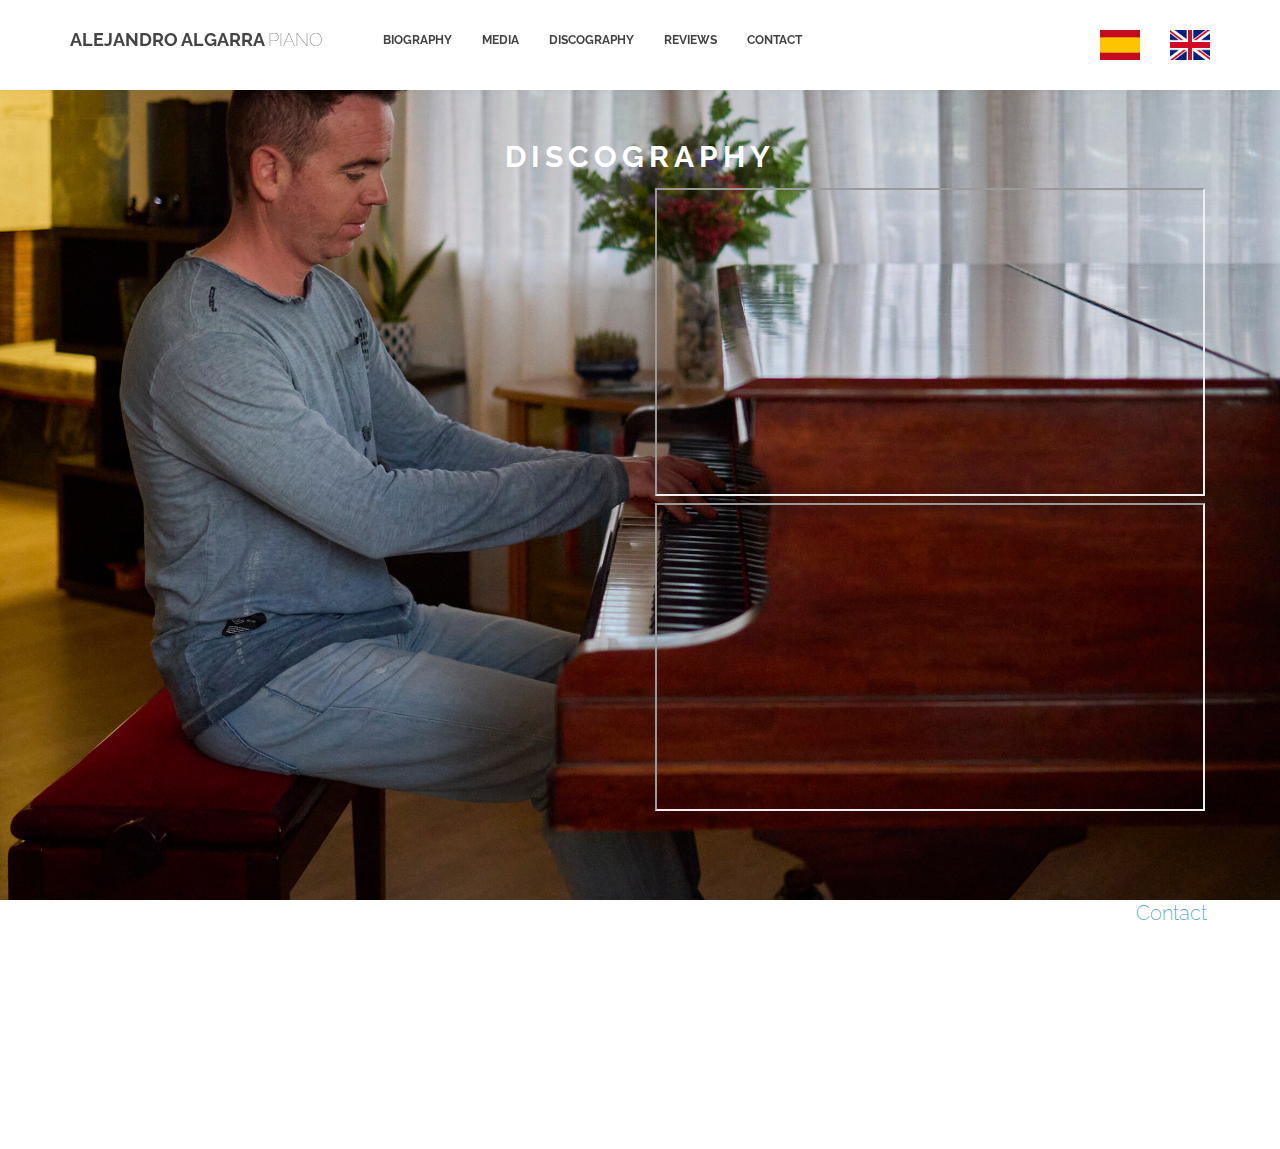
<file: disco_en.html>
<!doctype html>
<html lang="es">
	<head>
		<meta charset="utf-8">
		<meta name="viewport" content="width=device-width, initial-scale=1.0">
		<meta name="description" content="">
		<meta name="author" content="Teresa Algarra Ulierte">
		<title> Alejandro Algarra </title>

		<link rel='stylesheet' href='assets/css/bootstrap.min.css'>
		<link rel='stylesheet' href='assets/css/animate.min.css'>
		<link rel='stylesheet' href="assets/css/font-awesome.min.css"/>
		<link rel='stylesheet' href="assets/css/style.css"/>
		<link href='http://fonts.googleapis.com/css?family=Raleway:200,300,400,500,600,700,800' rel='stylesheet' type='text/css'>
		<link rel="shortcut icon" href="#">
	</head>

	<body>
		<header id="header" class="navbar navbar-inverse navbar-fixed-top" role="banner">
			<div class="container">
				<nav class="collapse navbar-collapse bs-navbar-collapse" role="navigation">
					<div class="navbar-header">
						<button class="navbar-toggle" type="button" data-toggle="collapse" data-target=".bs-navbar-collapse">
						<span class="sr-only">Toggle navigation</span>
						<span class="icon-bar"></span>
						<span class="icon-bar"></span>
						<span class="icon-bar"></span>
						</button>
						<a href="index_en.html" class="navbar-brand"> Alejandro Algarra <span class="lighter">Piano</span></a>
					</div>
					<ul class="nav navbar-nav navbar-left">
						<li><a href="index_en.html">Biography</a></li>
						<li><a href="media_en.html">Media</a></li>
						<li><a href="disco_en.html">Discography</a></li>
						<li><a href="criticas_en.html">Reviews</a></li>
						<li><a href="contacto_en.html">Contact</a></li>
					</ul>

					<ul class="nav navbar-nav navbar-right">
						<li><a href="disco.html"><img src="assets/img/spanish.png" height="30" width="40"></a></li>
						<li><a href="disco_en.html"><img src="assets/img/english.png" height="30" width="40"></a></li>
					</ul>
				</nav>
			</div>
		</header>

		<!-- DISCOGRAPHY -->

		<section id="disco" class="parallax section" style="background-image: url(assets/img/2023_cut_9.jpg)">
			<div class="wrapsection">
				<div class="parallax-overlay"></div>
				<div class="container">
					<div class="row">
						<div class="col-md-12">
							<div class="maintitle">
								<h3 class="section-title">Discography</h3>
							</div>
						</div>
					</div>
					<div class="row">
						<div class="col-md-6">
							<div>
								<iframe style="border-radius:12px" src="https://open.spotify.com/embed/album/2NPt89OLdVzRKumcLAyGyI?utm_source=generator" width="100%" height="700" 
								frameBorder="0" allowfullscreen="" allow="autoplay; clipboard-write; encrypted-media; fullscreen; picture-in-picture"></iframe>
							</div>
						</div>
						<div class="col-md-6">
							<div class="row">
								<div class="col-md-6">
									<iframe width="550" height="308"
										src="https://www.youtube.com/embed/2I8ZV5whboY">
									</iframe>
								</div>
							</div>
							<div class="row">
								<div class="col-md-6">
									<iframe width="550" height="308"
										src="https://www.youtube.com/embed/9EWgLLvkerc">
									</iframe>
								</div>
							</div>
						</div>
					</div>

					<div class="row justify-content-end">
						<div class="col-md-6 align-self-end"></div>
						<div class="col-md-6 align-self-end">
							<font color="white">
								<p class="lead" align="right"><small>CD available on Amazon and through <a href="contacto.html">Contact</a>.</small></p>
						</div>
					</div>
					</div>
				</div>
			</div>
		</section>

		<!-- CREDITS -->
		<section id="credits" class="text-center">
			<!--<span class="social wow zoomIn">
				<a href="#"><i class="fa fa-facebook"></i></a>
				<a href="#"><i class="fa fa-twitter"></i></a>
				<a href="#"><i class="fa fa-skype"></i></a>
				<a href="#"><i class="fa fa-linkedin"></i></a>
				<a href="#"><i class="fa fa-pinterest"></i></a>
				<a href="#"><i class="fa fa-google-plus"></i></a>
			</span><br/> -->
			Copyright &copy; <a href="https://github.com/teresalgarra">Teresa Algarra</a>
		</section>

		<!-- Bootstrap core JavaScript -->
		<script src="assets/js/jquery.min.js"></script>
		<script src="assets/js/bootstrap.min.js"></script>
		<script src="assets/js/waypoints.min.js"></script>
		<script src="assets/js/jquery.scrollTo.min.js"></script>
		<script src="assets/js/jquery.localScroll.min.js"></script>
		<script src="assets/js/jquery.magnific-popup.min.js"></script>
		<script src="assets/js/validate.js"></script>
		<script src="assets/js/common.js"></script>
	</body>
</html>
</file>
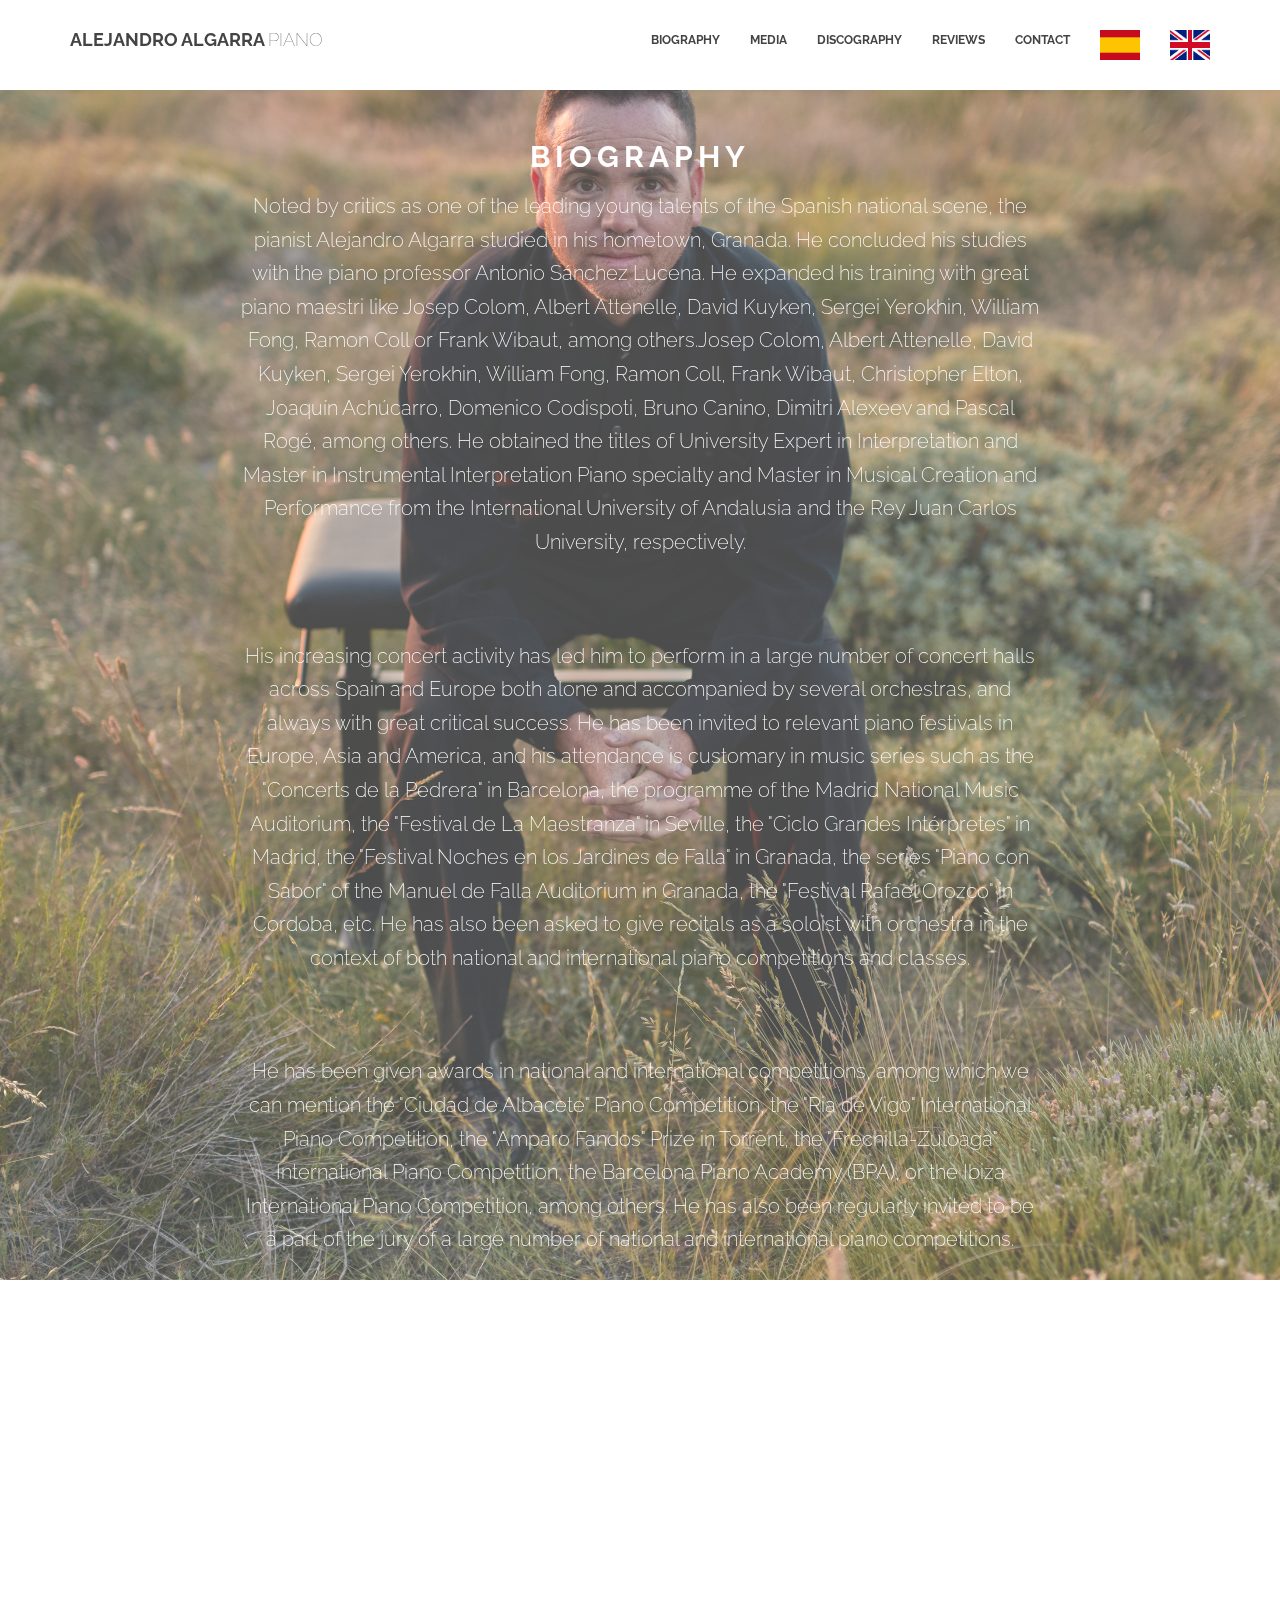
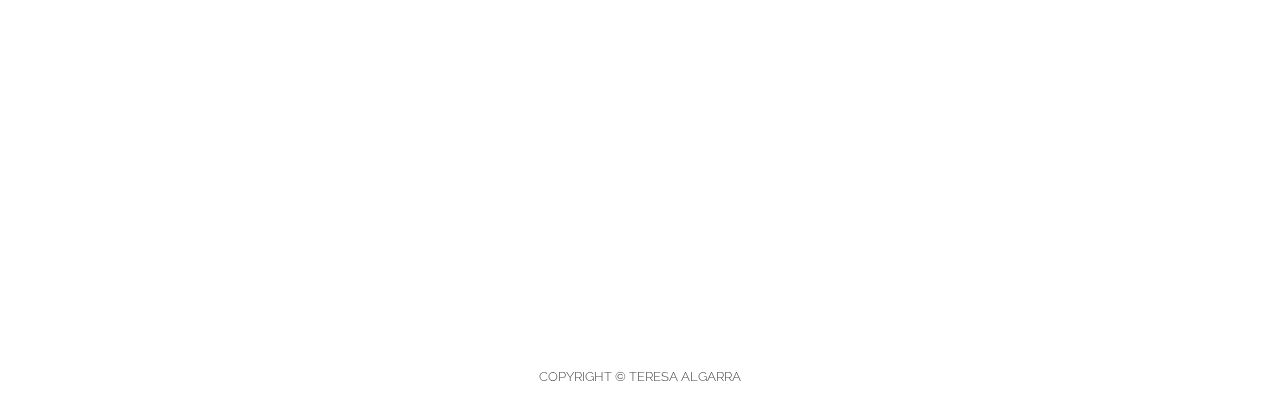
<file: index_en.html>
<!doctype html>
<html lang="es">
	<head>
		<!-- Meta, title, CSS, favicons, etc. -->
		<meta charset="utf-8">
		<meta name="viewport" content="width=device-width, initial-scale=1.0">
		<meta name="description" content="">
		<meta name="author" content="Teresa Algarra Ulierte">
		<title> Alejandro Algarra </title>
		<!-- Styles -->
		<link rel='stylesheet' href='assets/css/bootstrap.min.css'>
		<link rel='stylesheet' href='assets/css/animate.min.css'>
		<link rel='stylesheet' href="assets/css/font-awesome.min.css"/>
		<link rel='stylesheet' href="assets/css/style.css"/>
		<!-- Fonts -->
		<link href='http://fonts.googleapis.com/css?family=Raleway:200,300,400,500,600,700,800' rel='stylesheet' type='text/css'>
		<script src="https://oss.maxcdn.com/libs/html5shiv/3.7.0/html5shiv.js"></script>
		<script src="https://oss.maxcdn.com/libs/respond.js/1.3.0/respond.min.js"></script>
		<!-- Favicon -->
		<link rel="shortcut icon" href="#">
	</head>


	<body>
		<!-- Hero BG -->
		<div id="parallax">
		</div>
		<!-- Header -->
		<header id="header" class="navbar navbar-inverse navbar-fixed-top" role="banner">
			<div class="container">
				<div class="navbar-header">
					<button class="navbar-toggle" type="button" data-toggle="collapse" data-target=".bs-navbar-collapse">
					<span class="sr-only">Toggle navigation</span>
					<span class="icon-bar"></span>
					<span class="icon-bar"></span>
					<span class="icon-bar"></span>
					</button>
					<a href="index.html" class="navbar-brand"> Alejandro Algarra <span class="lighter">Piano</span></a>
				</div>
				<!-- Start Navigation -->
				<nav class="collapse navbar-collapse bs-navbar-collapse navbar-right" role="navigation">
					<!-- Pages -->
					<ul class="nav navbar-nav navbar-left">
						<li><a href="index_en.html">Biography</a></li>
						<li><a href="media_en.html">Media</a></li>
						<li><a href="disco_en.html">Discography</a></li>
						<li><a href="criticas_en.html">Reviews</a></li>
						<li><a href="contacto_en.html">Contact</a></li>
					</ul>
						<!-- Languages -->
						<ul class="nav navbar-nav navbar-right">
							<li><a href="index.html"><img src="assets/img/spanish.png" height="30" width="40"></a></li>
							<li><a href="index_en.html"><img src="assets/img/english.png" height="30" width="40"></a></li>
						</ul>
					</nav>
				</div>
			</header>

		<!-- BIOGRAPHY -->

		<section id="about" class="parallax section" style="background-image: url(assets/img/10.jpg);opacity:0.7;">
			<div class="wrapsection">
				<!--<div class="parallax-overlay" style="background-image: url(assets/img/7.jpg);opacity:0.5;"></div>-->
				<div class="container">
					<div class="row">
						<div class="col-md-16">
							<div class="maintitle">
								<h3 class="section-title"><font color="white"><strong>Biography<span class="lighter"> </font></span></strong></h3>
								<font color="white">
									<p class="lead"><small> Noted by critics as one of the leading young 
										talents of the Spanish national scene, the pianist Alejandro 
										Algarra studied in his hometown, Granada. He concluded his studies 
										with the piano professor Antonio Sánchez Lucena. He 
										expanded his training with great piano maestri like Josep Colom, 
										Albert Attenelle, David Kuyken, Sergei Yerokhin, William Fong, 
										Ramon Coll or Frank Wibaut, among others.Josep Colom, Albert 
										Attenelle, David Kuyken, Sergei Yerokhin, William Fong, Ramon 
										Coll, Frank Wibaut, Christopher Elton, Joaquín Achúcarro, 
										Domenico Codispoti, Bruno Canino, Dimitri Alexeev and Pascal 
										Rogé, among others. He obtained the titles 
										of University Expert in Interpretation and Master in Instrumental 
										Interpretation Piano specialty and Master in Musical Creation and 
										Performance from the International University of Andalusia and 
										the Rey Juan Carlos University, respectively.</small></p>
									<p class="lead"><small> His increasing concert activity has led him 
										to perform in a large number of concert halls across Spain and Europe both alone 
										and accompanied by several orchestras, and always with great critical 
										success. He has been invited to relevant piano festivals in Europe, Asia and 
										America, and his attendance is customary in music series such as 
										the "Concerts de la Pedrera" in Barcelona, the programme of 
										the Madrid National Music Auditorium, the "Festival de 
										La Maestranza" in Seville, the "Ciclo Grandes 
										Intérpretes" in Madrid, the "Festival Noches en los Jardines de 
										Falla" in Granada, the series "Piano con Sabor" of the Manuel de 
										Falla Auditorium in Granada, the "Festival Rafael Orozco" in Cordoba, etc.  
										He has also been asked to give recitals as a 
										soloist with orchestra in the context of both national and 
										international piano competitions and classes.</small></p>

									<p class="lead"><small> He has been given awards in national and 
										international competitions, among which we can mention the 
										"Ciudad de Albacete" Piano Competition, the "Ria de Vigo" 
										International Piano Competition, the "Amparo Fandos" Prize in 
										Torrent, the "Frechilla-Zuloaga" International Piano Competition, 
										the Barcelona Piano Academy (BPA), or the Ibiza International 
										Piano Competition, among others. He has also been regularly invited to be a part 
										of the jury of a large number of national and international piano 
										competitions.</small></p>

									<p class="lead"><small>He has performed on recordings for RNE and TVE, 
										as well as for labels such as Enclave de Autores and IBS Classical. 
										With the latter, his double CD "Chopin-Rachmaninov, Complete Preludes" 
										was chosen as a revelation record by the international radio station 
										Radio Classic FM.</small></p>

									<p class="lead"><small>He combines his career as a performer with teaching, giving 
										piano improvement masterclasses all over Spain, as well as being chair Professor of Piano at 
										the Royal Conservatory of Music "Victoria Eugenia" in Granada and at the Centro Superior 
										"Forum Musikae" in Madrid, where he teaches Bachelor's and Master's degrees in Interpretation 
										and Research.</small></p>
								</font>
							</div>
						</div>
					</div>
				</div>
			</div>
		</section>

		<!-- CREDITS -->
		<section id="credits" class="text-center">
			<!--<span class="social wow zoomIn">
				<a href="#"><i class="fa fa-facebook"></i></a>
				<a href="#"><i class="fa fa-twitter"></i></a>
				<a href="#"><i class="fa fa-skype"></i></a>
				<a href="#"><i class="fa fa-linkedin"></i></a>
				<a href="#"><i class="fa fa-pinterest"></i></a>
				<a href="#"><i class="fa fa-google-plus"></i></a>
			</span><br/> -->
			Copyright &copy; <a href="https://github.com/teresalgarra">Teresa Algarra</a>
		</section>

		<!-- Bootstrap core JavaScript -->
		<script src="assets/js/jquery.min.js"></script>
		<script src="assets/js/bootstrap.min.js"></script>
		<script src="assets/js/waypoints.min.js"></script>
		<script src="assets/js/jquery.scrollTo.min.js"></script>
		<script src="assets/js/jquery.localScroll.min.js"></script>
		<script src="assets/js/jquery.magnific-popup.min.js"></script>
		<script src="assets/js/validate.js"></script>
		<script src="assets/js/common.js"></script>
	</body>
</html>
</file>
<file: assets/css/style.css>
body {
	color:#444;
	font:normal 16px "Raleway","Helvetica Neue",Helvetica,Arial,sans-serif;
	font-weight:300;
	background-color:#fff;
	overflow-x:hidden;
	line-height:1.5;
}
a {
	color:#3498db;
	cursor:pointer;
	text-decoration:none;
		-moz-transition:all .2s;
	-o-transition:all .2s;
	-webkit-transition:all .2s;
	transition:all .2s;
}
a:hover,a:focus {
	color:#3498db;
	outline:none;
	text-decoration:none;
}
h1,h2,h3,h4,h5,h6,.h1,.h2,.h3,.h4,.h5,.h6 {
	font-family:"Raleway","Helvetica Neue",Helvetica,Arial,sans-serif;
	font-weight:bold;
	margin-bottom:15px;
	margin-top:0;
}
h1 {
	font-size:38px;
}
h2 {
	font-size:32px;
}
h3 {
	font-size:24px;
	display:block;
}
h4 {
	font-size:20px;
}
h5 {
	font-size:18px;
}
h6 {
	font-size:16px;
}
p.lead {
	font-size:24px;
	font-weight:200;
}
p {
	margin-bottom:20px;
}
p:last-child {
	margin-bottom:0;
}
ul,ol {
	margin-bottom:20px;
}
blockquote {
	padding-top:0;
	padding-bottom:0;
	border-color:#1ABC9C;
}
blockquote small {
	color:inherit;
}
pre {
	background-color:rgba(255,255,255,.5);
	border-color:rgba(0,0,0,.1);
	margin-bottom:20px;
}
.lighter {
	font-weight:100;
}
img {
	max-width: 100%;
}
/*	Section	==================================================*/

.active-section {
	top:0px;
}
.navbar.active-section {
	top:0 !important;
}
.section-title {
	text-transform:uppercase;
	font-size:30px;
	letter-spacing:5px;
}
.whitecolor {
	color: #fff;
}
/*	Button & Label	==================================================*/
.alert {
	color:#FFF;
	border:none;
}
[class^="alert-"] .alert-link,[class*=" alert-"] .alert-link {
	color:#FFF;
	font-weight:300;
	text-decoration:underline;
}
.btn,.label {
	border-radius:0px;
	-moz-border-radius:0px;
	-webkit-border-radius:0px;
	-moz-transition:all .2s;
	-o-transition:all .2s;
	-webkit-transition:all .2s;
	transition:all .2s;
}
.btn {
	font-weight:400;
	text-transform:uppercase;
	font-size:13px;
	letter-spacing:3px;
}
.btn:hover,.btn:focus {
	outline:none;
}
.btn-link {
	color:#1abc9c;
}
.btn-link:hover,.btn-link:focus {
	color:#16a085;
}
.btn-default,.label-default {
	border-color:#FFF;
	color:#fff;
	background-color:transparent;
	border-width:2px;
	padding:15px 20px;
}
.btn-default:hover,.btn-default:focus {
	background-color:#F9FAFD;
	border-color:#F9FAFD;
	color:#444;
}
.btn-success,.label-success,.alert-success {
	background-color:#FFF;
	border-color:#FFF;
	color:#1E2024;
}
.btn-success:hover,.btn-success:focus {
	border-color:#FFF;
	background-color:#FFF;
	color:#000;
}
.btn-primary,.label-primary {
	background-color:#444;
	border-color:#444;
}
.btn-primary:hover,.btn-primary:focus {
	background-color:#d33c00;
	border-color:#d33c00;
}
.btn-info,.label-info,.alert-info {
	background-color:#FFF;
	border-color:#FFF;
	color:#01B0D1;
}
.btn-info:hover,.btn-info:focus {
	background-color:#FFF;
	border-color:#FFF;
	color:#0299b8;
}
.btn-warning,.label-warning,.alert-warning {
	background-color:#e67e22;
	border-color:#e67e22;
}
.btn-warning:hover,.btn-warning:focus {
	background-color:#d35400;
	border-color:#d35400;
}
.btn-danger,.label-danger,.alert-danger {
	background-color:#e74c3c;
	border-color:#e74c3c;
}
.btn-danger:hover,.btn-danger:focus {
	background-color:#c0392b;
		border-color: #c0392b;
}
/*	Tab & Collapse Skin	==================================================*/
.tab-pane {
	padding:15px 0;
	margin-bottom:5px;
}
.nav-tabs {
	border-bottom-color:#ecf0f1;
}
.nav-tabs>li>a {
	padding:10px 0;
	margin-right:30px;
	color:inherit;
	font-size:16px;
	border:none;
	border-bottom:1px solid rgba(255,255,255,0);
}
.nav .open>a,.nav .open>a:hover,.nav .open>a:focus {
	background:transparent;
	border:none;
	border-color:rgba(255,255,255,0);
}
.nav>li>a:hover,.nav>li>a:focus {
	background-color:#ecf0f1;
}
.nav-tabs>li>a:hover,.nav-tabs>li>a:focus {
	color:#1abc9c;
	background:transparent;
}
.nav-tabs>li.active>a,.nav-tabs>li.active>a:hover,.nav-tabs>li.active>a:focus {
	background:transparent;
	border:none;
	color:#1abc9c;
	border-bottom:1px solid #1abc9c;
}
.nav-pills>li.active>a,.nav-pills>li.active>a:hover,.nav-pills>li.active>a:focus {
	background-color:#1abc9c;
}
.nav .caret,.nav a:hover .caret {
	border-top-color:#1abc9c;
	border-bottom-color:#1abc9c;
}
.dropdown-menu>.active>a,.dropdown-menu>.active>a:hover,.dropdown-menu>.active>a:focus {
	background-color:#1abc9c;
}
.navbar-inverse .navbar-collapse,.navbar-inverse .navbar-form {
	border-color:#bdc3c7;
}
.navbar-inverse .navbar-toggle {
	background-color:#34495e;
	border-color:#2c3e50;
	margin-top:23px;
}
.navbar-inverse .navbar-toggle:focus {
	outline:none;
}
.panel {
	box-shadow:none;
	-webkit-box-shadow:none;
	-moz-box-shadow:none;
}
.panel-default {
	border-color:#eee;
}
.panel-default:last-child {
	margin-bottom:25px;
}
.panel-default>.panel-heading {
	background:#fff;
	color:#444;
}
.panel-heading {
	padding:20px 25px;
}
.panel-default>.panel-heading a:hover {
	color:#01b0d1;
}
.panel-default>.panel-heading+.panel-collapse .panel-body {
		border-top:1px solid #eee;
}
.panel-group .panel {
	border-radius: 0;
}
/*	Form	==================================================*/
label {
	font-weight:300;
}
.input-group {
	margin-bottom:10px;
}
.form-control {
	font-weight:300;
	border-color:#ecf0f1;
	background-color:#ecf0f1;
		border-radius:0px;
	-webkit-border-radius:0px;
	-moz-border-radius:0px;
		box-shadow:none;
	-webkit-box-shadow:none;
	-moz-box-shadow:none;
		-moz-transition:all .2s;
	-o-transition:all .2s;
	-webkit-transition:all .2s;
	transition:all .2s;
}
.form-control[disabled],.form-control[readonly],fieldset[disabled] .form-control,.form-control[disabled]:hover,.form-control[readonly]:hover,fieldset[disabled] .form-control:hover,.form-control[disabled]:focus,.form-control[readonly]:focus,fieldset[disabled] .form-control:focus {
	background-color:#ecf0f1;
}
.form-control:hover,.form-control:focus {
	outline:none;
	border-color:#ecf0f1;
	background-color:#FFF;
		box-shadow:none;
	-webkit-box-shadow:none;
	-moz-box-shadow:none;
}
.form-control:-moz-placeholder {
	color:#bdc3c7;
	font-weight:300;
}
.form-control::-moz-placeholder {
	color:#bdc3c7;
	font-weight:300;
}
.form-control:-ms-input-placeholder {
	color:#bdc3c7;
	font-weight:300;
}
.form-control::-webkit-input-placeholder {
	color:#bdc3c7;
	font-weight:300;
}
.input-group-addon {
	background-color:#FFF;
	border-color:#ecf0f1;
	color:#ecf0f1;
}
[class^="has-"] .form-control,[class*=" has-"] .form-control {
	color:#FFF;
}
.has-success .help-block,.has-success .control-label,.has-success .radio,.has-success .checkbox,.has-success .radio-inline,.has-success .checkbox-inline {
	color:#2ecc71;
}
.has-success .form-control {
	border-color:#2ecc71;
	background-color:#2ecc71;
}
.has-success .form-control:hover,.has-success .form-control:focus {
	border-color:#2ecc71;
	background-color:#FFF;
	color:#2ecc71;
		box-shadow:none;
	-webkit-box-shadow:none;
	-moz-box-shadow:none;
}
.has-warning .help-block,.has-warning .control-label,.has-warning .radio,.has-warning .checkbox,.has-warning .radio-inline,.has-warning .checkbox-inline {
	color:#e67e22;
}
.has-warning .form-control {
	border-color:#e67e22;
	background-color:#e67e22;
}
.has-warning .form-control:hover,.has-warning .form-control:focus {
	background-color:#FFF;
	border-color:#e67e22;
	color:#e67e22;
		box-shadow:none;
	-webkit-box-shadow:none;
	-moz-box-shadow:none;
}
.has-error .help-block,.has-error .control-label,.has-error .radio,.has-error .checkbox,.has-error .radio-inline,.has-error .checkbox-inline {
	color:#e74c3c;
}
.has-error .form-control {
	border-color:#e74c3c;
	background-color:#e74c3c;
}
.has-error .form-control:hover,.has-error .form-control:focus {
	background-color:#FFF;
	border-color:#e74c3c;
	color:#e74c3c;
		box-shadow:none;
	-webkit-box-shadow:none;
	-moz-box-shadow: none;
}
/*	Header	==================================================*/
#header {
	box-shadow:0 0 5px rgba(0,0,0,.05);
	-webkit-box-shadow:0 0 5px rgba(0,0,0,.05);
	-moz-box-shadow: 0 0 5px rgba(0,0,0,.05);
}
/*	Parallax Background	==================================================*/
#parallax {
	height:100%;
	width:100%;
	top:0;
	position:fixed;
	background-image:url(http://unsplash.it/1600/600?random=1);
	background-position:center center;
	background-repeat:no-repeat;
	-webkit-background-size: cover;
	-moz-background-size: cover;
	-o-background-size: cover;
	background-size: cover;
	z-index: -100;
}
/*	Navbar	==================================================*/
.navbar-inverse .navbar-brand {
	padding:30px 15px;
	margin-right:30px;
	color:inherit;
	text-transform:uppercase;
	font-weight:bold;
}
.navbar-inverse .navbar-brand:hover,.navbar-inverse .navbar-brand:focus {
	color:#000;
}
.navbar-inverse {
	background-color:#FFF;
		border:none;
}
.navbar-right button {
	margin:23px 0;
}
.navbar-nav>li>a {
	padding:30px 0;
	margin:0 15px;
}
.navbar-inverse .navbar-nav>li>a {
	color:inherit;
	text-transform:uppercase;
	font-size:12px;
	font-weight:bold;
}
.navbar-inverse .navbar-nav>li>a:hover,.navbar-inverse .navbar-nav>li>a:focus,.navbar-inverse .navbar-nav>.active>a,.navbar-inverse .navbar-nav>.active>a:hover,.navbar-inverse .navbar-nav>.active>a:focus {
	background-color:transparent;
	background-color:rgba(255,255,255,0);
	color:#01b0d1;
}
.header-button {
	margin-left: 15px;
}
/*	Hero	==================================================*/
#hero {
	margin-top:140px;
	padding:0;
	color:#FFF;
}
#hero .herotext {
	padding:160px 0px;
}
#hero h1 {
	font-size:50px;
}
#hero p.lead {
	font-size:1.4em;
}
#hero .btn {
	font-size:12px;
}
/*	Features	==================================================*/
#features {
	background-color:#01B0D1;
	color:#FFF;
}
.maintitle h1 {
	text-transform:uppercase;
}
.maintitle,.service-box {
	text-align:center;
}
.maintitle .lead {
	max-width:840px;
	margin:0px auto;
	margin-bottom:80px;
	padding-left:20px;
	padding-right:20px;
}
.service-box {
	margin-bottom:30px;
	background-color:#fff;
	color:#444;
	padding:30px;
	  position: relative;
}
.service-box .glyphicon {
	font-size:60px;
	margin-bottom:20px;
}
.service-box img {
	margin-bottom: 29px;
}

/*	Gallery	==================================================*/ 

#gallery img {
	width:100%;
	height:auto;
		transition:all .3s ease-in-out;
}
#gallery img:hover {
	transform:scale(1.3);
}
#gallery a {
	display:block;
	overflow:hidden;
	margin-bottom:30px;
}
#gallery a img {
	margin-bottom:0px;
	display:block;
	width:100%;
	max-width:100%;
}
#gallery .description {
	background-color:#fff;
	display:block;
	padding:20px 15px;
	color:#333;
	text-transform:uppercase;
	clear:both;
	position: relative;
}
#gallery .caption {
	float:left;
}
#gallery .camera {
	float:right;
}
#gallery a.btn {
	display:inline-block;
}
/*	Faq==================================================*/ 
#faq {
	background-color:#F9FAFD;
}
.faq-block {
	margin:0px;
}
/*	Slider	==================================================*/ 
#slider {	
	color:#FFF;
}
.carousel-control.left,.carousel-control.right {
	background-image:none;
}
.carousel-control {
	color:#FFF;
	opacity:1;
	text-shadow:none;
}
.carousel-control:hover {
	color:#CCC;
}
.carousel-indicators li {
	border-color:#FFF;
	margin:0 2px;
	height:15px;
	width:15px;
	border-radius:10px;
	-webkit-border-radius:10px;
	-moz-border-radius:10px;
	margin:0 2px;
		-moz-transition:all .2s;
	-o-transition:all .2s;
	-webkit-transition:all .2s;
	transition:all .2s;
}
.carousel-indicators .active {
	height:15px;
	width:15px;
	border-radius:10px;
	-webkit-border-radius:10px;
	-moz-border-radius:10px;
	margin:0 2px;
	background-color:#FFF;
	border:1px solid #FFF;
}
.carousel.slide {
	-moz-transition:all .2s;
	-o-transition:all .2s;
	-webkit-transition:all .2s;
	transition:all .2s;
}
.carousel-inner blockquote {
	border:none;
	text-align:center;
	padding:40px 10%;
}
.carousel-inner blockquote small {
	font-size:14px;
	text-transform:uppercase;
	font-weight:400;
}
.carousel-inner blockquote p {
	font-size:36px;
}
.carousel-control .glyphicon {
	left:50%;
	margin-top:-10px;
	margin-left:-10px;
	font-size:20px;
}
.carousel-indicators {
	bottom:-20px;
}
.carousel-control {
	background:transparent;
	position:absolute;
	top:50%;
	margin-top:0px;
		border-radius:20px;
	-webkit-border-radius:20px;
	-moz-border-radius:20px;
		height:40px;
	width:40px;
}
/*	Contact Area	==================================================*/ 
#contactarea {
	text-align:center;
}
#contactarea .maintitle p.lead {
	margin-bottom:40px;
}
#contactarea form {
	max-width:800px;
	margin:0px auto;
}
#contactarea .input-lg,#contactarea .btn-lg {
	padding:20px 25px;
	height:65px;
}
#contact label {
	text-transform:uppercase;
	font-weight:300;
	 letter-spacing:3px;
	 font-size:13px;
}
#contact input,#contact select,#contact textarea {
	font-family:inherit;
	font-size:inherit;
	line-height:inherit;
	width:100%;
	border:0px;
	color:#333;
	background-color:#fff;
	border:0;
}
#contact input,#contact select {
		height:40px;
	margin-bottom:0px;
}
#contact input#submit {
	width:auto;
	margin-top:20px;
	background-color:rgba(0,0,0,0.3);
	border:0;
	color:#fff;
	padding:0px 20px;
	font-weight:400;
	text-transform:uppercase;
	letter-spacing:3px;
	font-size:14px;
}
#contact textarea {
	height:180px;
}
.required {
	color:#fff;
}
#success,#error {
	display:none
}
#success span,#erro span {
	display:block;
	position:absolute;
	top:0;
	width:100%
}
#success span p,#error span p {
	margin-top:6em
}
#success span p {
	color:#9bd32d;
}
#error span p {
	color:#c0392b;
}
.error.contactalert {
	text-transform:none;
	font-style:italic;
	display:inline-block;
}
.footer {
	padding:70px 0 60px 0;
}
.footer ul.social-icons li {
	width:20px;
	height:20px;
	position:relative;
	background:#fff;
	border:2px solid #ccc;
	border-radius:50%;
}
.footer ul.social-icons li a {
	color:#666;
}
.contactalert {  
	margin-top: 20px;
	border: 1px solid;
	display: inline-block;
	padding: 20px;
}
#credits {
	padding:30px 0;
	text-transform:uppercase;
	font-size:13px;
	line-height: 1.6;
}
#credits a {
	color:inherit;
}
#credits .social i {
	border:1px solid #ccc;
	height:30px;
	width:30px;
	line-height:30px;
	border-radius:50%;
	margin-left:2px;
	color:#999;
	text-align:center;
	margin-bottom:15px;
	display:inline-block;
}
#credits .social i:hover {
	color: #333;
}
/*	Magnific Popup	==================================================*/
.mfp-bg {
	top:0;
	left:0;
	width:100%;
	height:100%;
	z-index:1042;
	overflow:hidden;
	position:fixed;
	background:#0b0b0b;
	opacity:0.8;
	filter:alpha(opacity=80);
}
.mfp-wrap {
	top:0;
	left:0;
	width:100%;
	height:100%;
	z-index:1043;
	position:fixed;
	outline:none !important;
	-webkit-backface-visibility:hidden;
}
.mfp-container {
	text-align:center;
	position:absolute;
	width:100%;
	height:100%;
	left:0;
	top:0;
	padding:0 8px;
	-webkit-box-sizing:border-box;
	-moz-box-sizing:border-box;
	box-sizing:border-box;
}
.mfp-container:before {
	content:'';
	display:inline-block;
	height:100%;
	vertical-align:middle;
}
.mfp-align-top .mfp-container:before {
	display:none;
}
.mfp-content {
	position:relative;
	display:inline-block;
	vertical-align:middle;
	margin:0 auto;
	text-align:left;
	z-index:1045;
}
.mfp-inline-holder .mfp-content,.mfp-ajax-holder .mfp-content {
	width:100%;
	cursor:auto;
}
.mfp-ajax-cur {
	cursor:progress;
}
.mfp-zoom-out-cur,.mfp-zoom-out-cur .mfp-image-holder .mfp-close {
	cursor:-moz-zoom-out;
	cursor:-webkit-zoom-out;
	cursor:zoom-out;
}
.mfp-zoom {
	cursor:pointer;
	cursor:-webkit-zoom-in;
	cursor:-moz-zoom-in;
	cursor:zoom-in;
}
.mfp-auto-cursor .mfp-content {
	cursor:auto;
}
.mfp-close,.mfp-arrow,.mfp-preloader,.mfp-counter {
	-webkit-user-select:none;
	-moz-user-select:none;
	user-select:none;
}
.mfp-loading.mfp-figure {
	display:none;
}
.mfp-hide {
	display:none !important;
}
.mfp-preloader {
	color:#CCC;
	position:absolute;
	top:50%;
	width:auto;
	text-align:center;
	margin-top:-0.8em;
	left:8px;
	right:8px;
	z-index:1044;
}
.mfp-preloader a {
	color:#CCC;
}
.mfp-preloader a:hover {
	color:#FFF;
}
.mfp-s-ready .mfp-preloader {
	display:none;
}
.mfp-s-error .mfp-content {
	display:none;
}
button.mfp-close,button.mfp-arrow {
	overflow:visible;
	cursor:pointer;
	background:transparent;
	border:0;
	-webkit-appearance:none;
	display:block;
	outline:none;
	padding:0;
	z-index:1046;
	-webkit-box-shadow:none;
	box-shadow:none;
}
button::-moz-focus-inner {
	padding:0;
	border:0;
}
.mfp-close {
	width:44px;
	height:44px;
	line-height:44px;
	position:absolute;
	right:0;
	top:0;
	text-decoration:none;
	text-align:center;
	opacity:0.65;
	filter:alpha(opacity=65);
	padding:0 0 18px 10px;
	color:#FFF;
	font-style:normal;
	font-size:28px;
	font-family:Arial,Baskerville,monospace;
}
.mfp-close:hover,.mfp-close:focus {
	opacity:1;
	filter:alpha(opacity=100);
}
.mfp-close:active {
	top:1px;
}
.mfp-close-btn-in .mfp-close {
	color:#333;
}
.mfp-image-holder .mfp-close,.mfp-iframe-holder .mfp-close {
	color:#FFF;
	right:-6px;
	text-align:right;
	padding-right:6px;
	width:100%;
}
.mfp-counter {
	position:absolute;
	top:0;
	right:0;
	color:#CCC;
	font-size:12px;
	line-height:18px;
	white-space:nowrap;
}
.mfp-arrow {
	position:absolute;
	opacity:0.65;
	filter:alpha(opacity=65);
	margin:0;
	top:50%;
	margin-top:-55px;
	padding:0;
	width:90px;
	height:110px;
	-webkit-tap-highlight-color:rgba(0,0,0,0);
}
.mfp-arrow:active {
	margin-top:-54px;
}
.mfp-arrow:hover,.mfp-arrow:focus {
	opacity:1;
	filter:alpha(opacity=100);
}
.mfp-arrow:before,.mfp-arrow:after,.mfp-arrow .mfp-b,.mfp-arrow .mfp-a {
	content:'';
	display:block;
	width:0;
	height:0;
	position:absolute;
	left:0;
	top:0;
	margin-top:35px;
	margin-left:35px;
	border:medium inset transparent;
}
.mfp-arrow:after,.mfp-arrow .mfp-a {
	border-top-width:13px;
	border-bottom-width:13px;
	top:8px;
}
.mfp-arrow:before,.mfp-arrow .mfp-b {
	border-top-width:21px;
	border-bottom-width:21px;
	opacity:0.7;
}
.mfp-arrow-left {
	left:0;
}
.mfp-arrow-left:after,.mfp-arrow-left .mfp-a {
	border-right:17px solid #FFF;
	margin-left:31px;
}
.mfp-arrow-left:before,.mfp-arrow-left .mfp-b {
	margin-left:25px;
	border-right:27px solid #3F3F3F;
}
.mfp-arrow-right {
	right:0;
}
.mfp-arrow-right:after,.mfp-arrow-right .mfp-a {
	border-left:17px solid #FFF;
	margin-left:39px;
}
.mfp-arrow-right:before,.mfp-arrow-right .mfp-b {
	border-left:27px solid #3F3F3F;
}
.mfp-iframe-holder {
	padding-top:40px;
	padding-bottom:40px;
}
.mfp-iframe-holder .mfp-content {
	line-height:0;
	width:100%;
	max-width:900px;
}
.mfp-iframe-holder .mfp-close {
	top:-40px;
}
.mfp-iframe-scaler {
	width:100%;
	height:0;
	overflow:hidden;
	padding-top:56.25%;
}
.mfp-iframe-scaler iframe {
	position:absolute;
	display:block;
	top:0;
	left:0;
	width:100%;
	height:100%;
	box-shadow:0 0 8px rgba(0,0,0,0.6);
	background: #000;
}
/* Main image in popup */
img.mfp-img {
	width:auto;
	max-width:100%;
	height:auto;
	display:block;
	line-height:0;
	-webkit-box-sizing:border-box;
	-moz-box-sizing:border-box;
	box-sizing:border-box;
	padding:40px 0 40px;
	margin: 0 auto;
}
/* The shadow behind the image */
.mfp-figure {
	line-height:0;
}
.mfp-figure:after {
	content:'';
	position:absolute;
	left:0;
	top:40px;
	bottom:40px;
	display:block;
	right:0;
	width:auto;
	height:auto;
	z-index:-1;
	box-shadow:0 0 8px rgba(0,0,0,0.6);
	background:#444;
}
.mfp-figure small {
	color:#BDBDBD;
	display:block;
	font-size:12px;
	line-height:14px;
}
.mfp-figure figure {
	margin:0;
}
.mfp-bottom-bar {
	margin-top:-36px;
	position:absolute;
	top:100%;
	left:0;
	width:100%;
	cursor:auto;
}
.mfp-title {
	text-align:left;
	line-height:18px;
	color:#F3F3F3;
	word-wrap:break-word;
	padding-right:36px;
}
.mfp-image-holder .mfp-content {
	max-width:100%;
}
.mfp-gallery .mfp-image-holder .mfp-figure {
	cursor: pointer;
}
@media screen and (max-width:800px) and (orientation:landscape),screen and (max-height:300px) {
	/** * Remove all paddings around the image on small screen */
	.mfp-img-mobile .mfp-image-holder {
			padding-left:0;
			padding-right:0;
	}
	.mfp-img-mobile img.mfp-img {
			padding:0;
	}
	.mfp-img-mobile .mfp-figure:after {
			top:0;
			bottom:0;
	}
	.mfp-img-mobile .mfp-figure small {
			display:inline;
			margin-left:5px;
	}
	.mfp-img-mobile .mfp-bottom-bar {
			background:rgba(0,0,0,0.6);
			bottom:0;
			margin:0;
			top:auto;
			padding:3px 5px;
			position:fixed;
			-webkit-box-sizing:border-box;
			-moz-box-sizing:border-box;
			box-sizing:border-box;
	}
	.mfp-img-mobile .mfp-bottom-bar:empty {
			padding:0;
	}
	.mfp-img-mobile .mfp-counter {
			right:5px;
			top:3px;
	}
	.mfp-img-mobile .mfp-close {
			top:0;
			right:0;
			width:35px;
			height:35px;
			line-height:35px;
			background:rgba(0,0,0,0.6);
			position:fixed;
			text-align:center;
			padding:0;
	}
}
@media all and (max-width:900px) {
	.mfp-arrow {
			-webkit-transform:scale(0.75);
			transform:scale(0.75);
	}
	.mfp-arrow-left {
			-webkit-transform-origin:0;
			transform-origin:0;
	}
	.mfp-arrow-right {
			-webkit-transform-origin:100%;
			transform-origin:100%;
	}
	.mfp-container {
			padding-left:6px;
			padding-right:6px;
	}
}
.mfp-ie7 .mfp-img {
	padding:0;
}
.mfp-ie7 .mfp-bottom-bar {
	width:600px;
	left:50%;
	margin-left:-300px;
	margin-top:5px;
	padding-bottom:5px;
}
.mfp-ie7 .mfp-container {
	padding:0;
}
.mfp-ie7 .mfp-content {
	padding-top:44px;
}
.mfp-ie7 .mfp-close {
	top:0;
	right:0;
	padding-top:0;
}
/*	Common	==================================================*/ 
.section {	
	
}
.wrapsection {  
    padding-top:140px;
	padding-bottom:140px;
    position: relative;
  }

.parallax.section .container{
	position: relative;
	z-index: 4;
}
.justtitle {
	margin-top:80px;
}
.parallax {
	background-repeat: no-repeat;
	background-attachment: fixed;
	background-size: cover;
	overflow: hidden;
	z-index: 1;	
	color:#fff;
}
.parallax-overlay {
	position: absolute;
	top: 0;
	bottom: 0;
	right: 0;
	left: 0;
	z-index: 2;
}
/*	Responsive	==================================================*/ 
@media (max-width:991px) {
	.service-box {
					margin-bottom:30px;
	}
	#image img.img-responsive {
					margin-left:auto;
					margin-right:auto;
	}	
	.navbar-nav>li>a {
					margin:0 7px;
	}
}
@media (max-width:767px) {
	.section,.parallax.section .container {
					padding-top:30px;
					padding-bottom:30px;
	}
	.service-box,.img-responsive,.carousel {
					margin-bottom:30px;
	}
	.maintitle .lead {
					margin-left:0;
					margin-right:0;
	}
	.container {
					max-width:690px;
					padding-left:30px;
					padding-right:30px;
	}	
	.navbar-nav>li>a {
					padding:10px;
	}
	.header-button {
					margin:0;
	}
	#hero .herotext {
					padding: 90px 0px;
	}
}
@media (max-width:767px) {
	body {
					font-size:14px;
	}
	h1 {
					font-size:28px;
	}
	h2,.carousel-inner blockquote p {
					font-size:24px;
	}
	h3 {
					font-size:20px;
	}
	h4 {
					font-size:18px;
	}
	h5 {
					font-size:16px;
	}
	h6 {
					font-size:14px;
	}
	p.lead {
					font-size:18px;
	}
	.section {
					padding:60px 0;
	}
	.maintitle p.lead {
					margin-bottom:40px;
	}
	.service-box,.img-responsive,.carousel {
					margin-bottom:30px;
	}
	.maintitle .lead {
					margin-left:0;
					margin-right:0;
	}
	.container {
					max-width:690px;
					padding-left:30px;
					padding-right:30px;
	}	
}
@media (max-width:490px) {
	.wow {
					visibility: visible !important;
					-webkit-animation: none !important;
					 -moz-animation: none !important;
					   -o-animation: none !important;
					  -ms-animation: none !important;
						  animation: none !important;
	}
	.container {
					max-width:430px;
					padding-left:30px;
					padding-right:30px;
	}
	#hero h1 {
					font-size:38px;
	}
	#hero p.lead {
					font-size:1.5em;
	}	
	.faq-block {
					margin: 0;
	}
}
</file>
